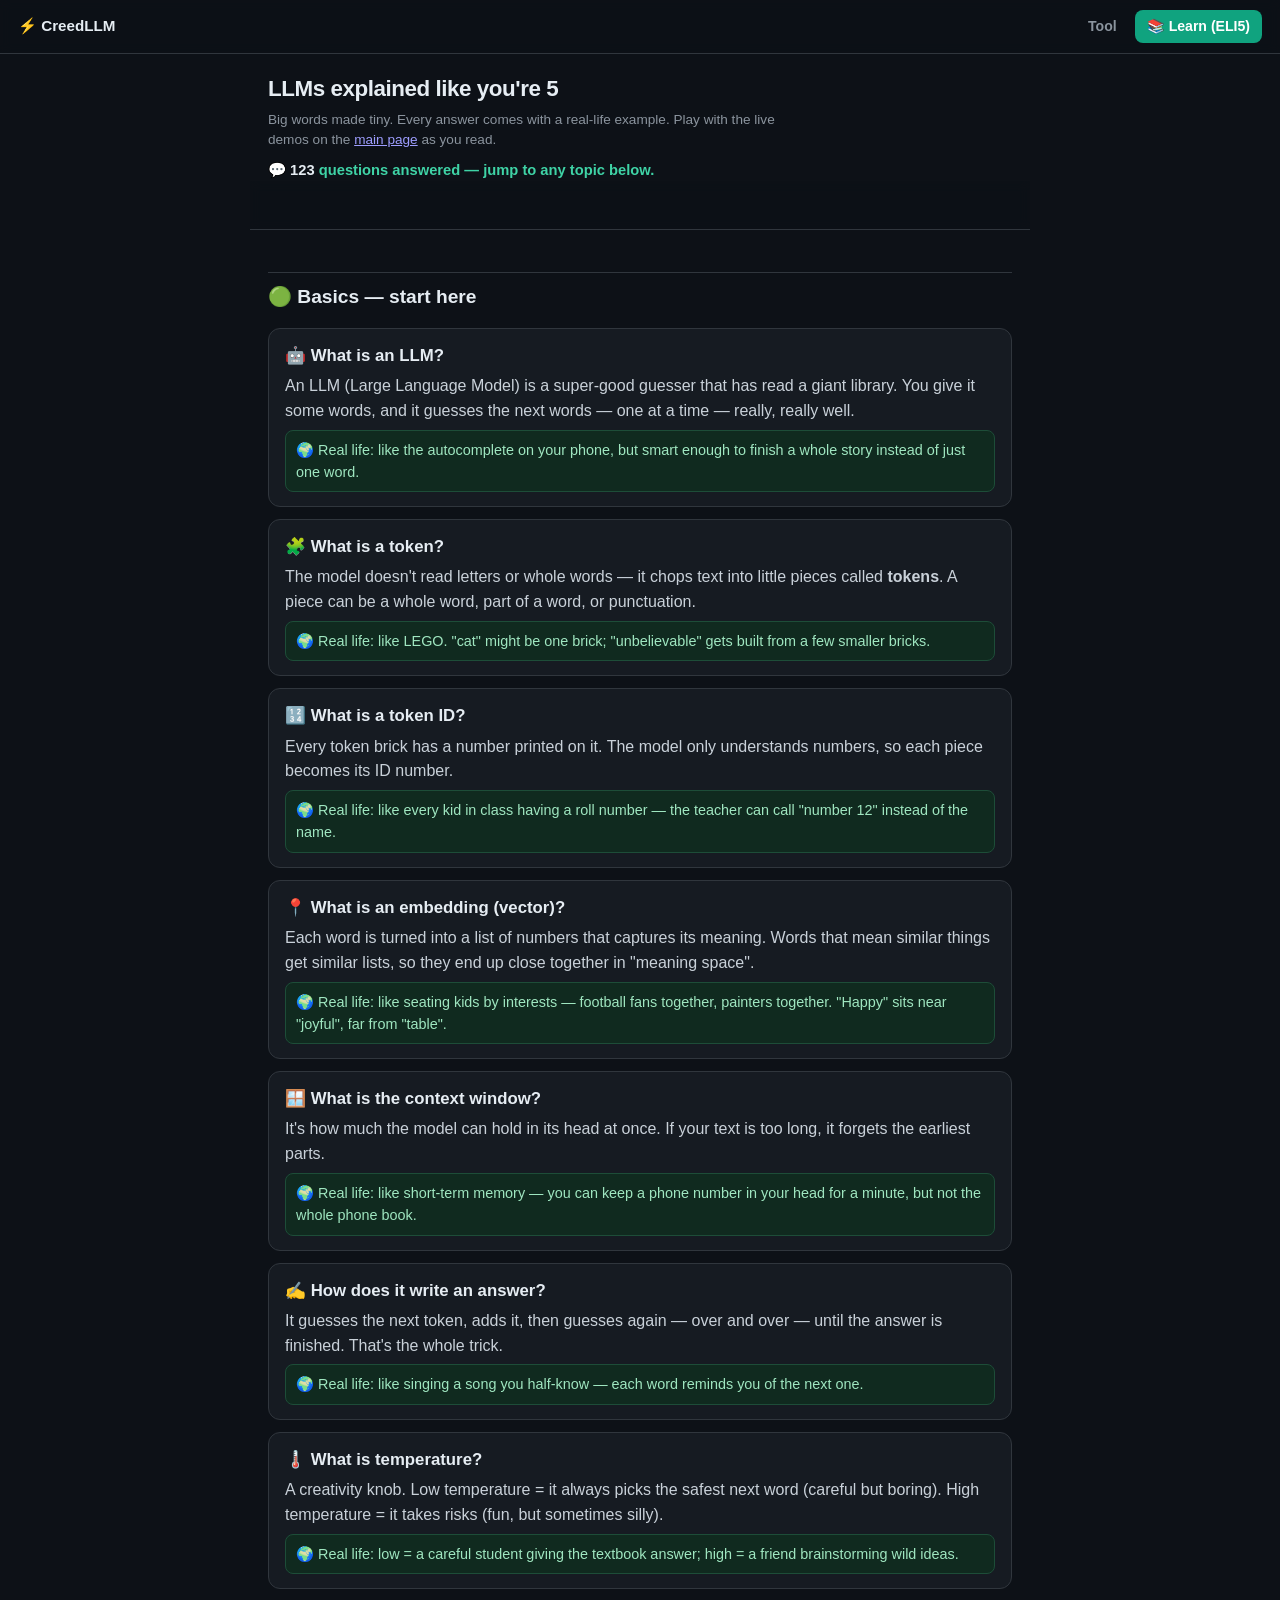
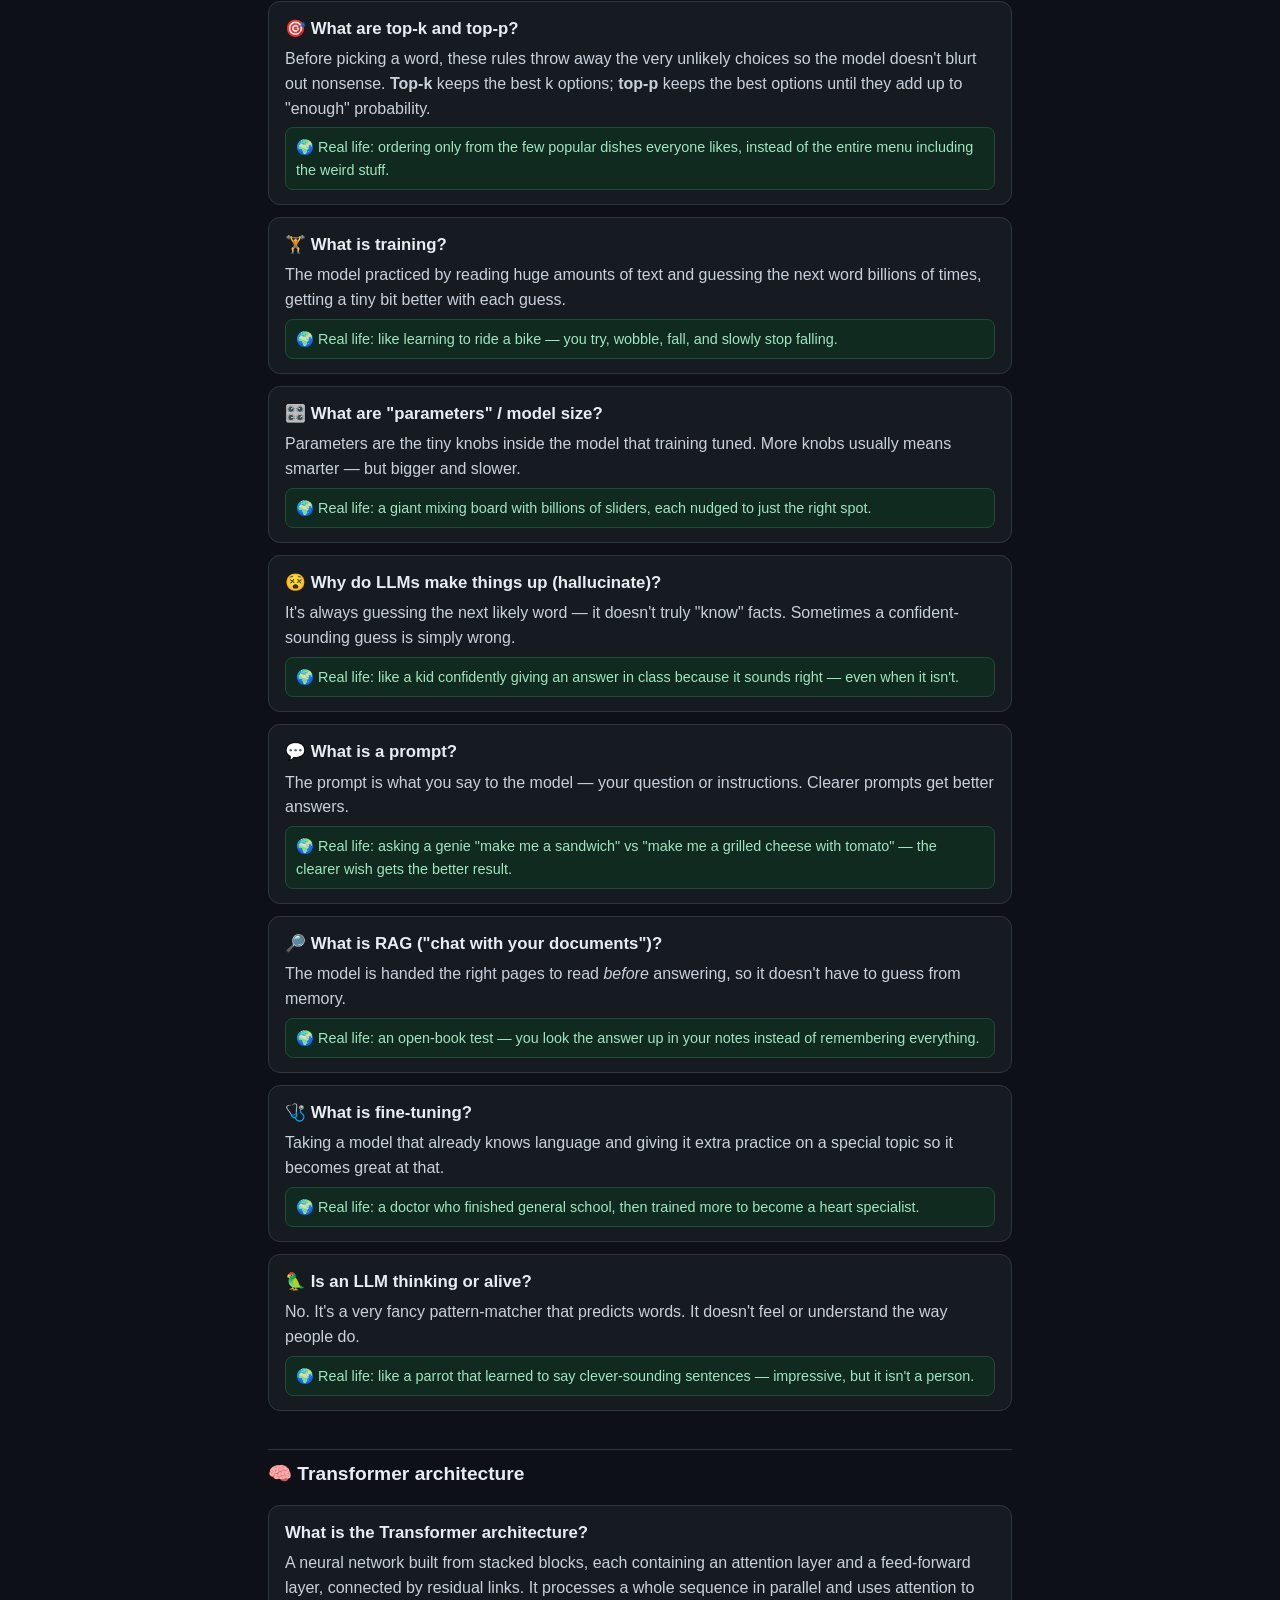
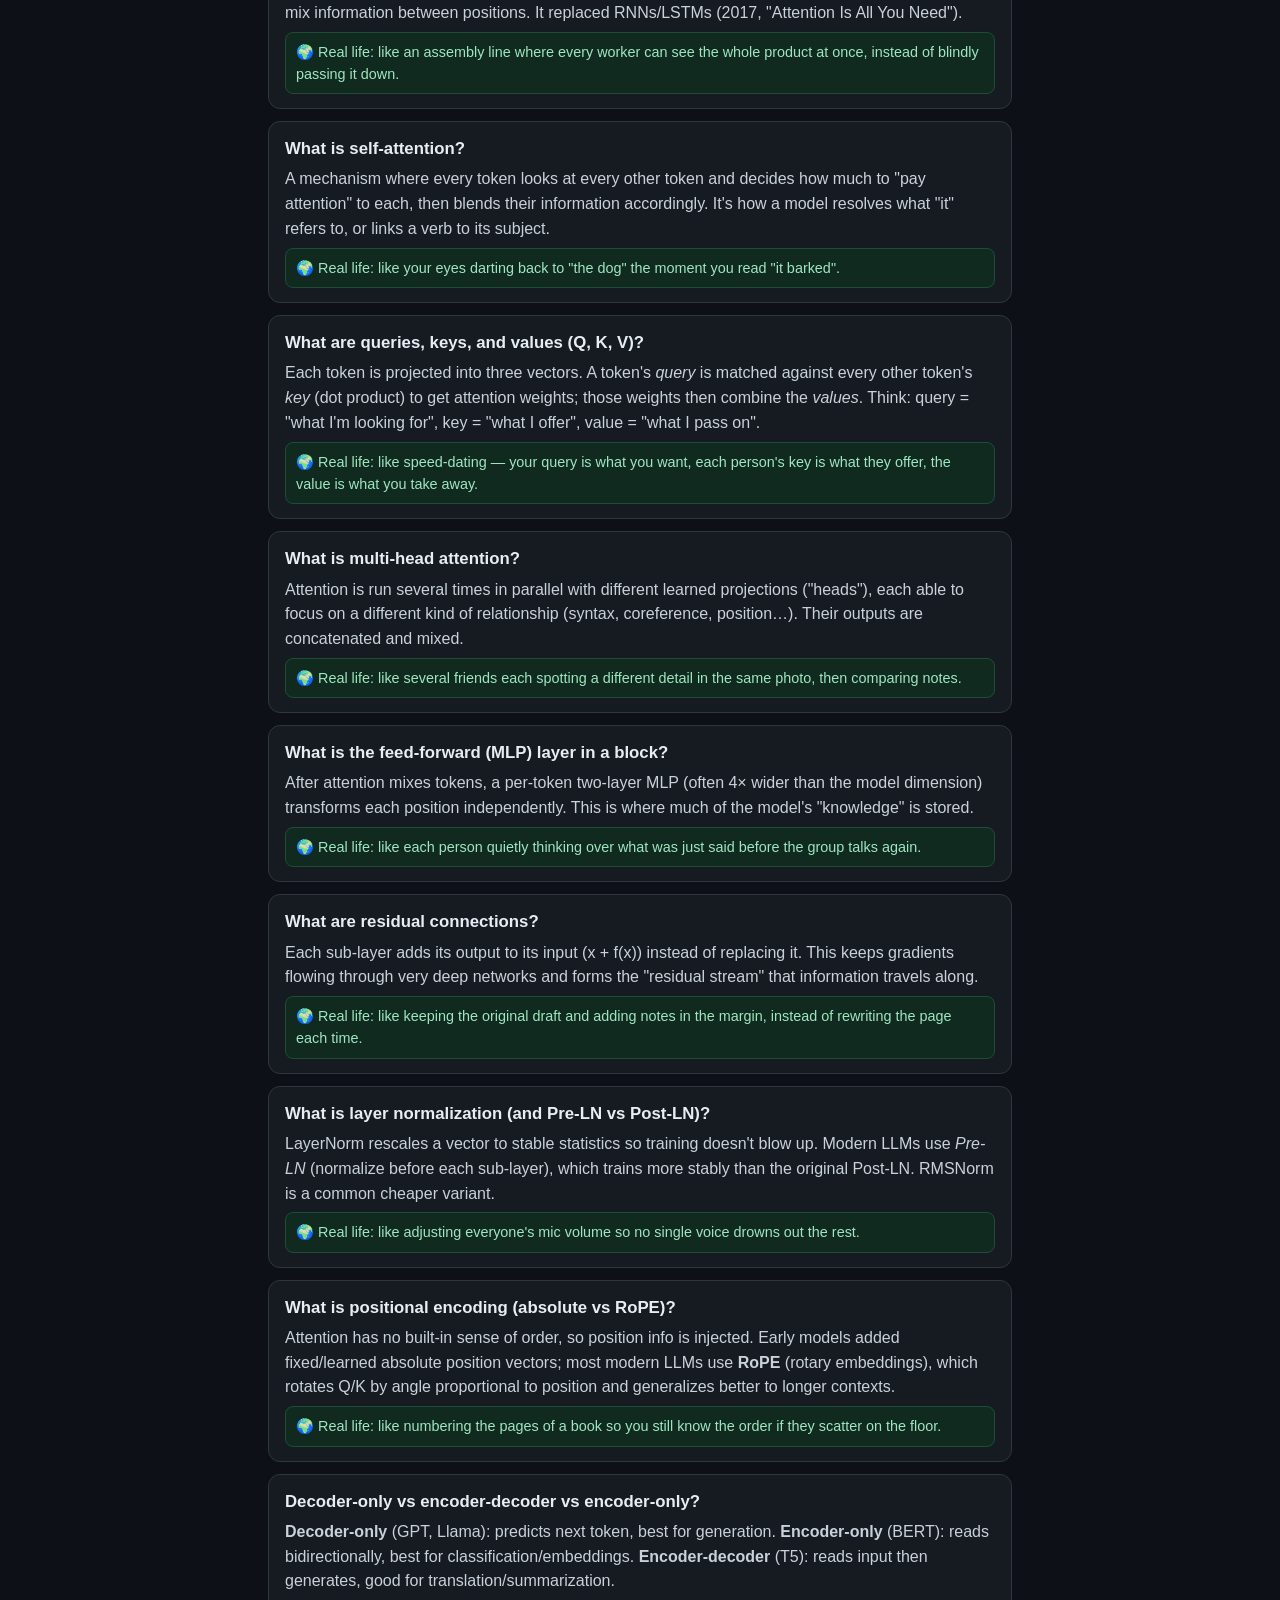
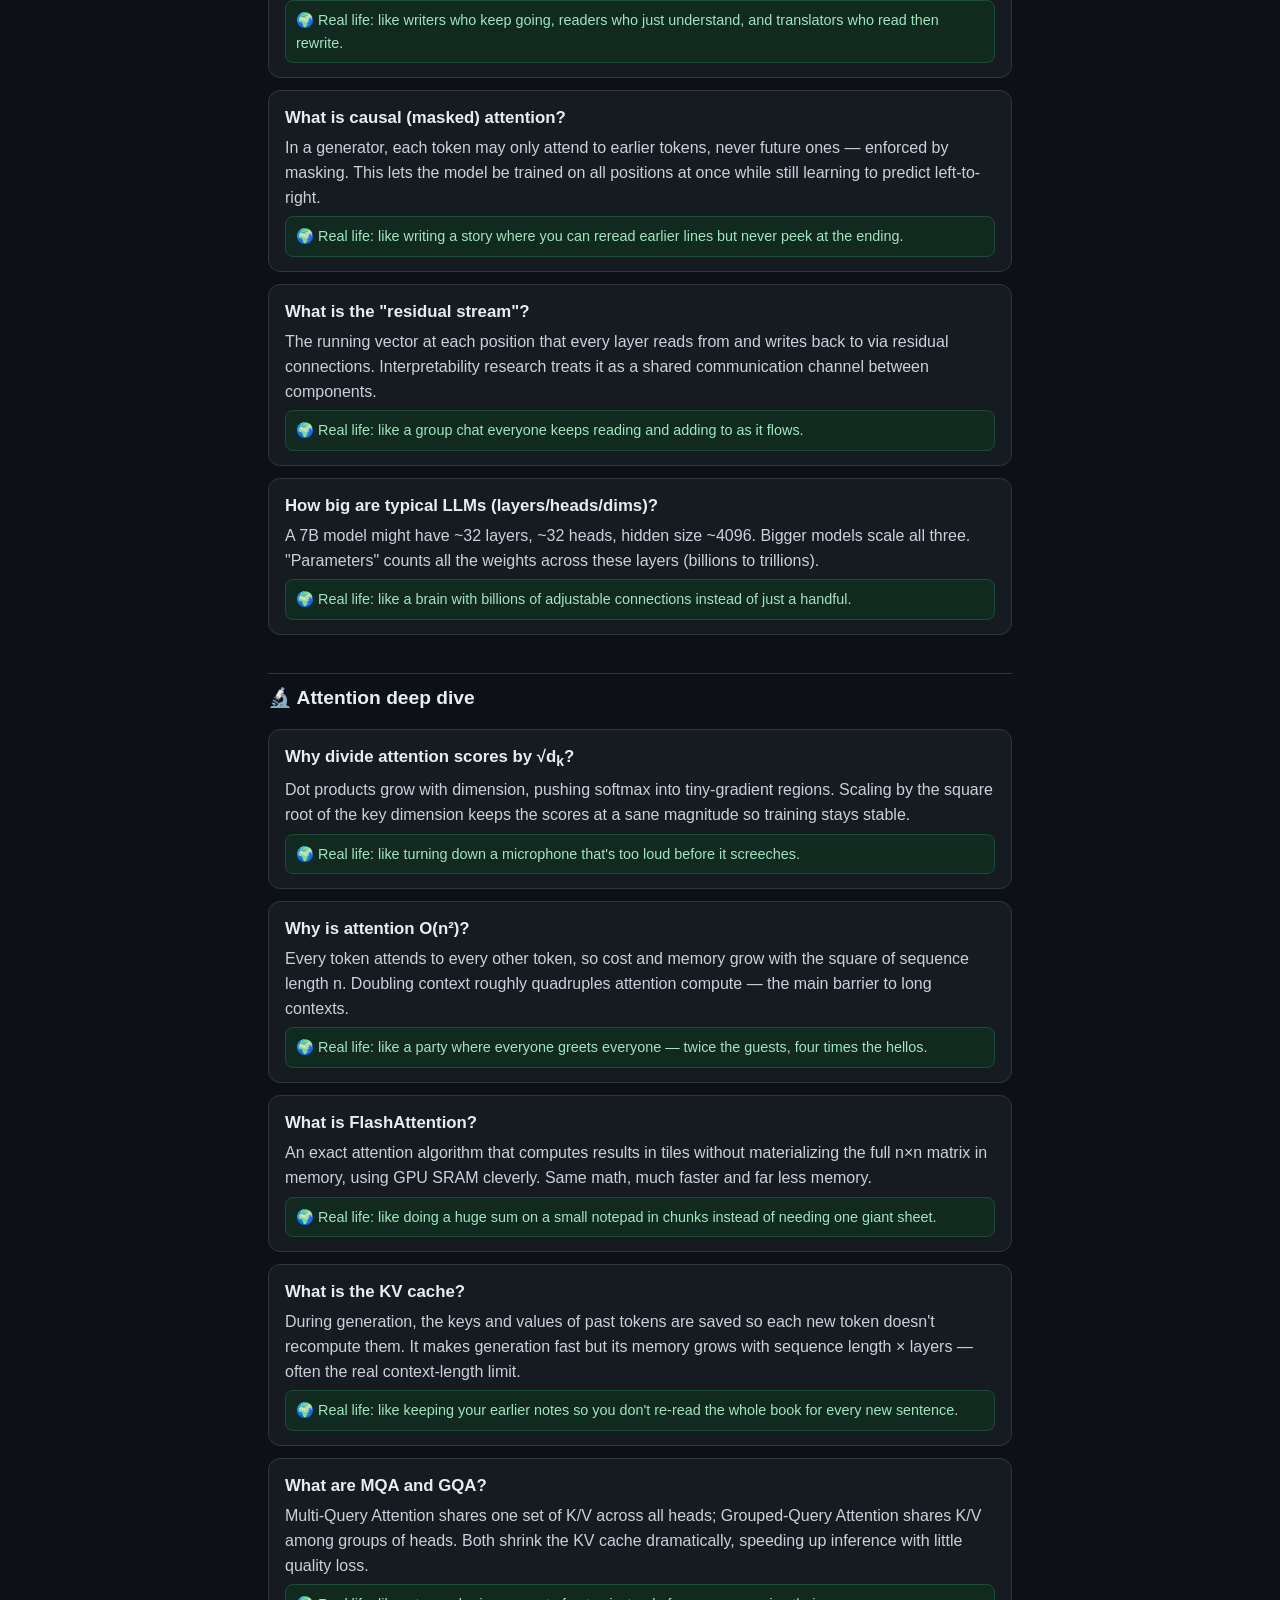
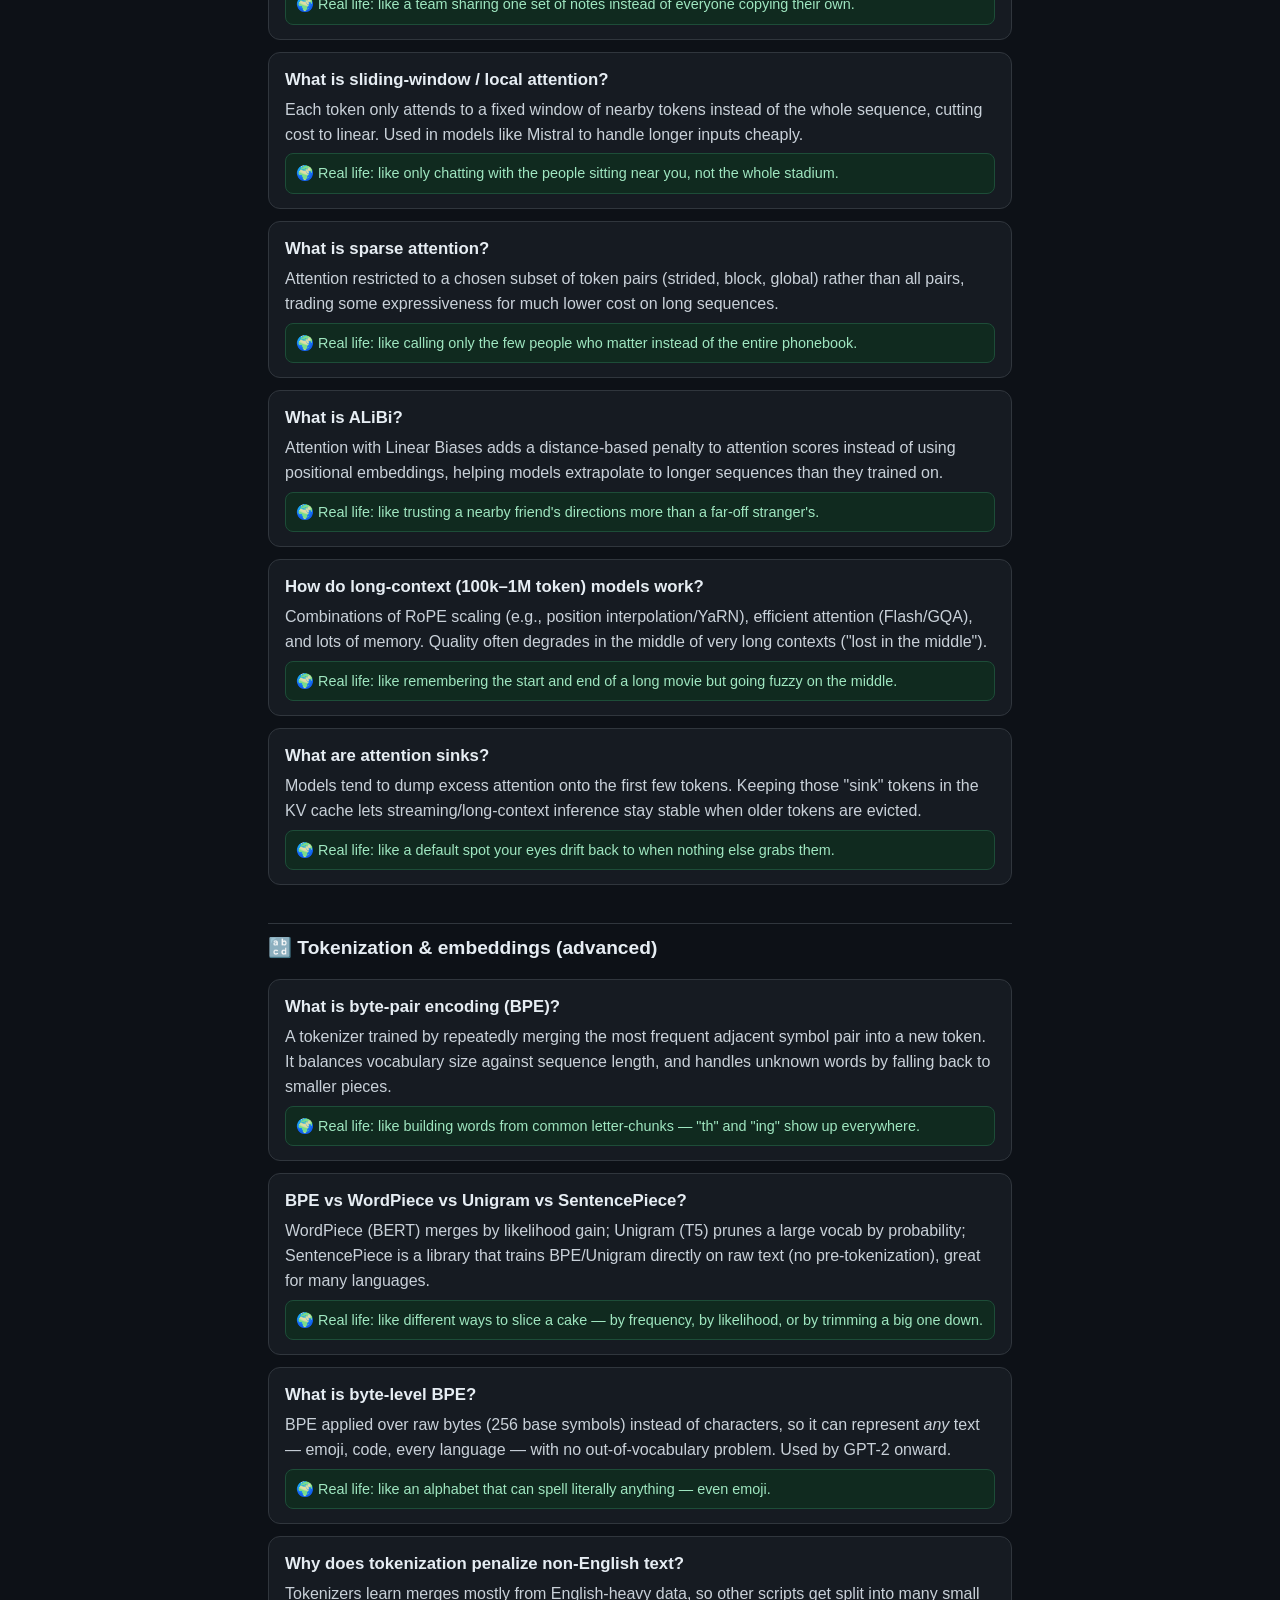
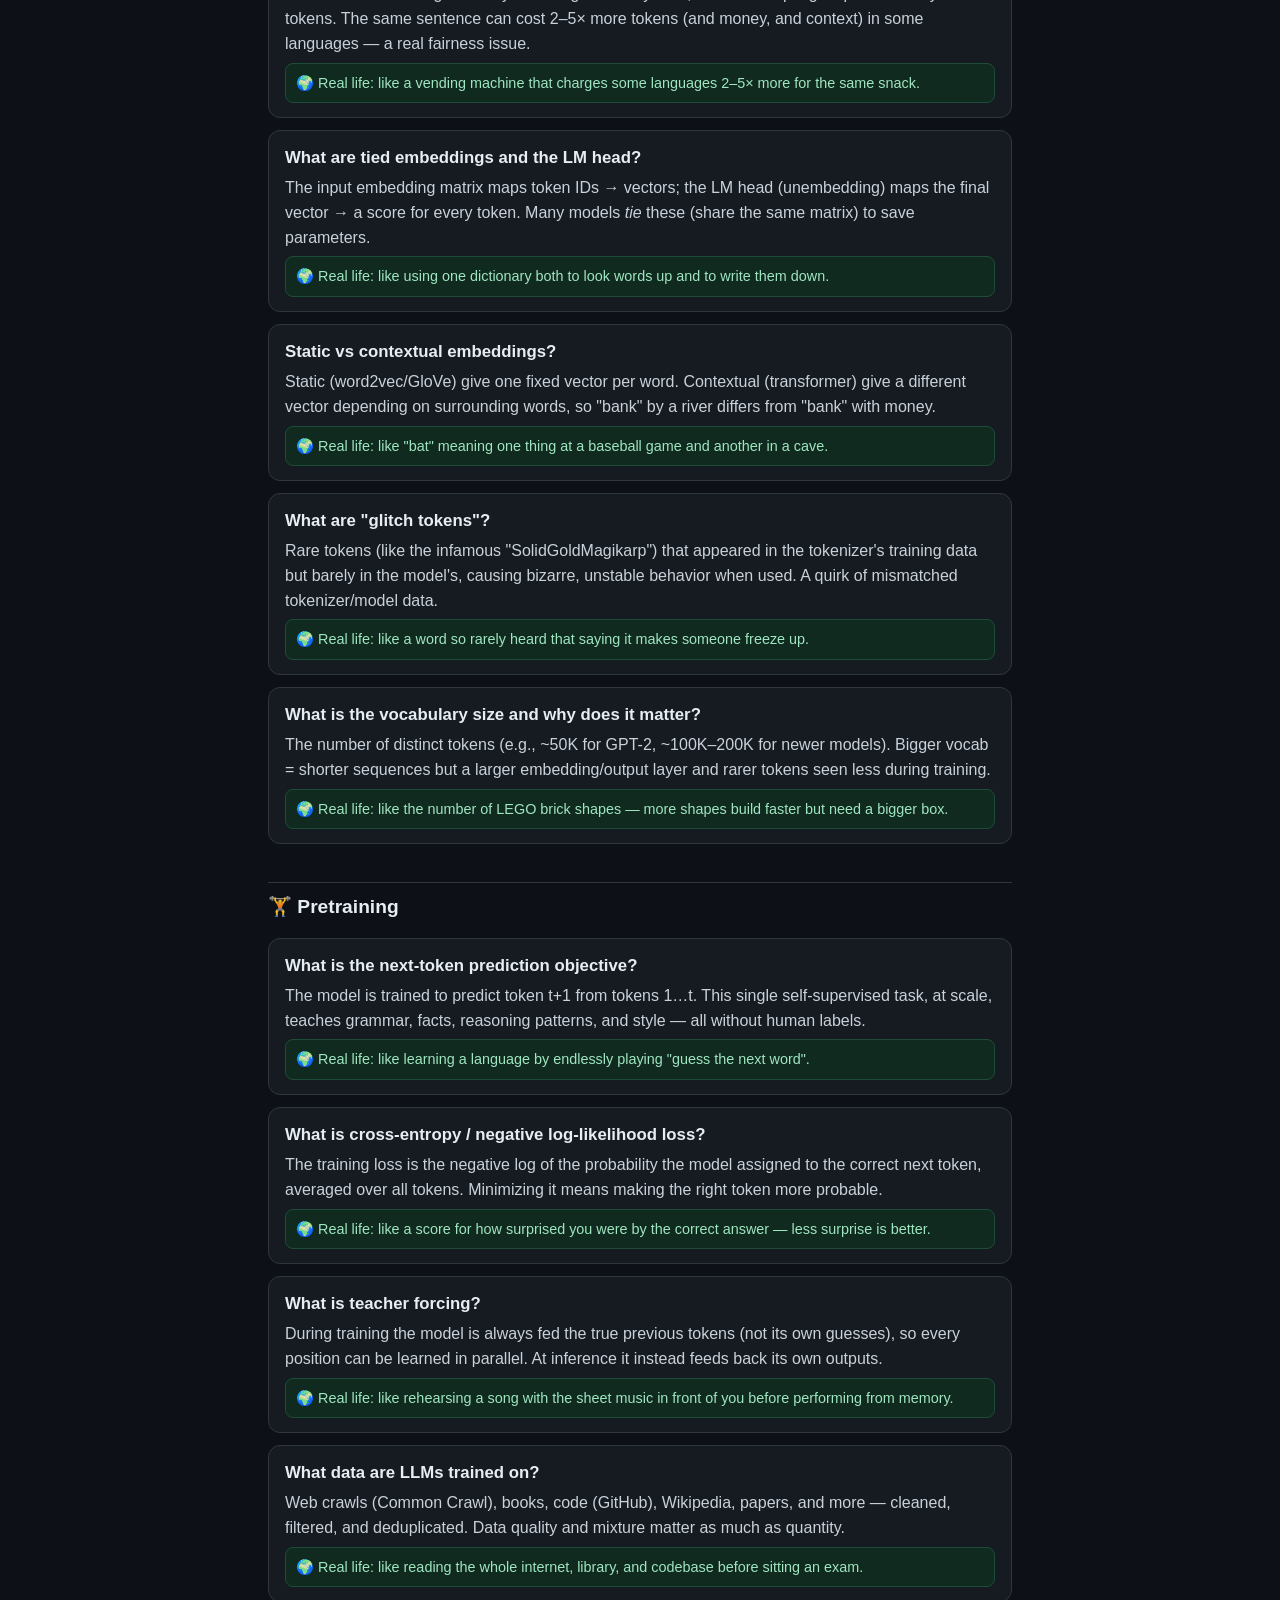
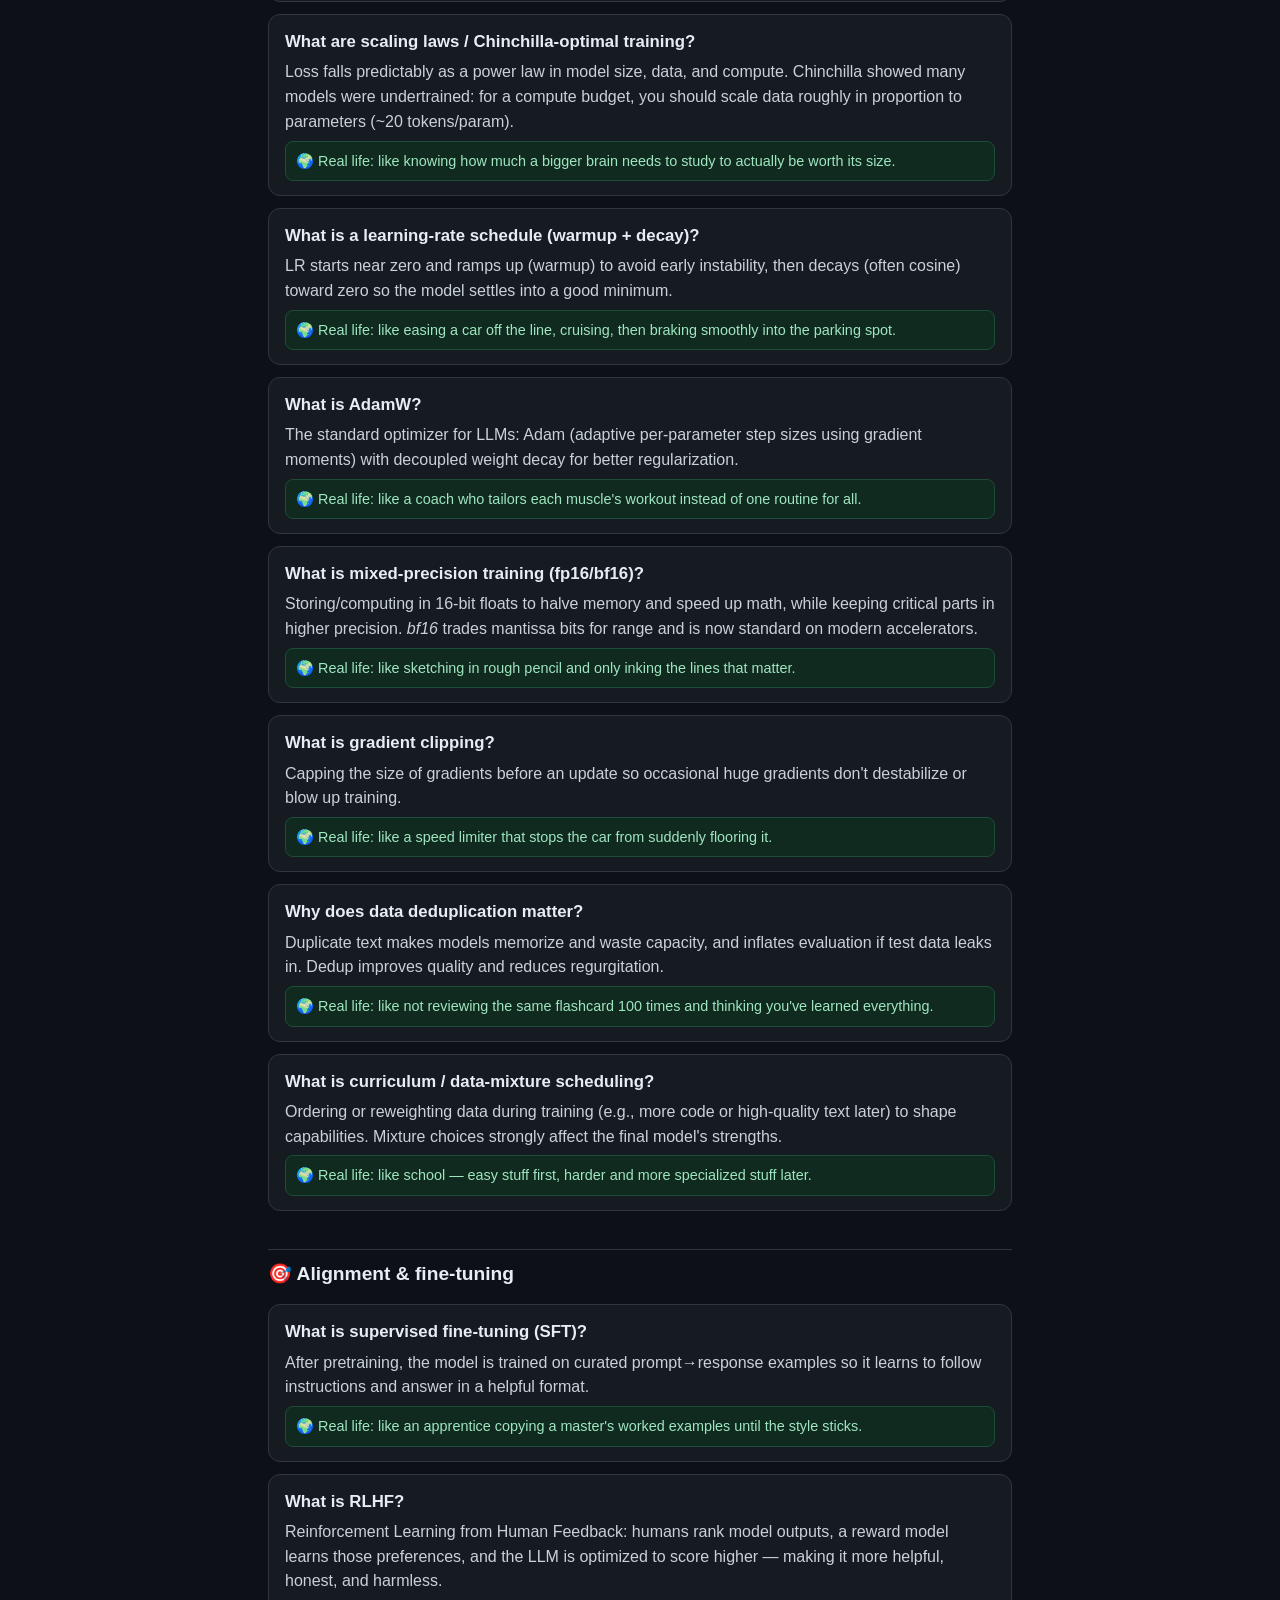
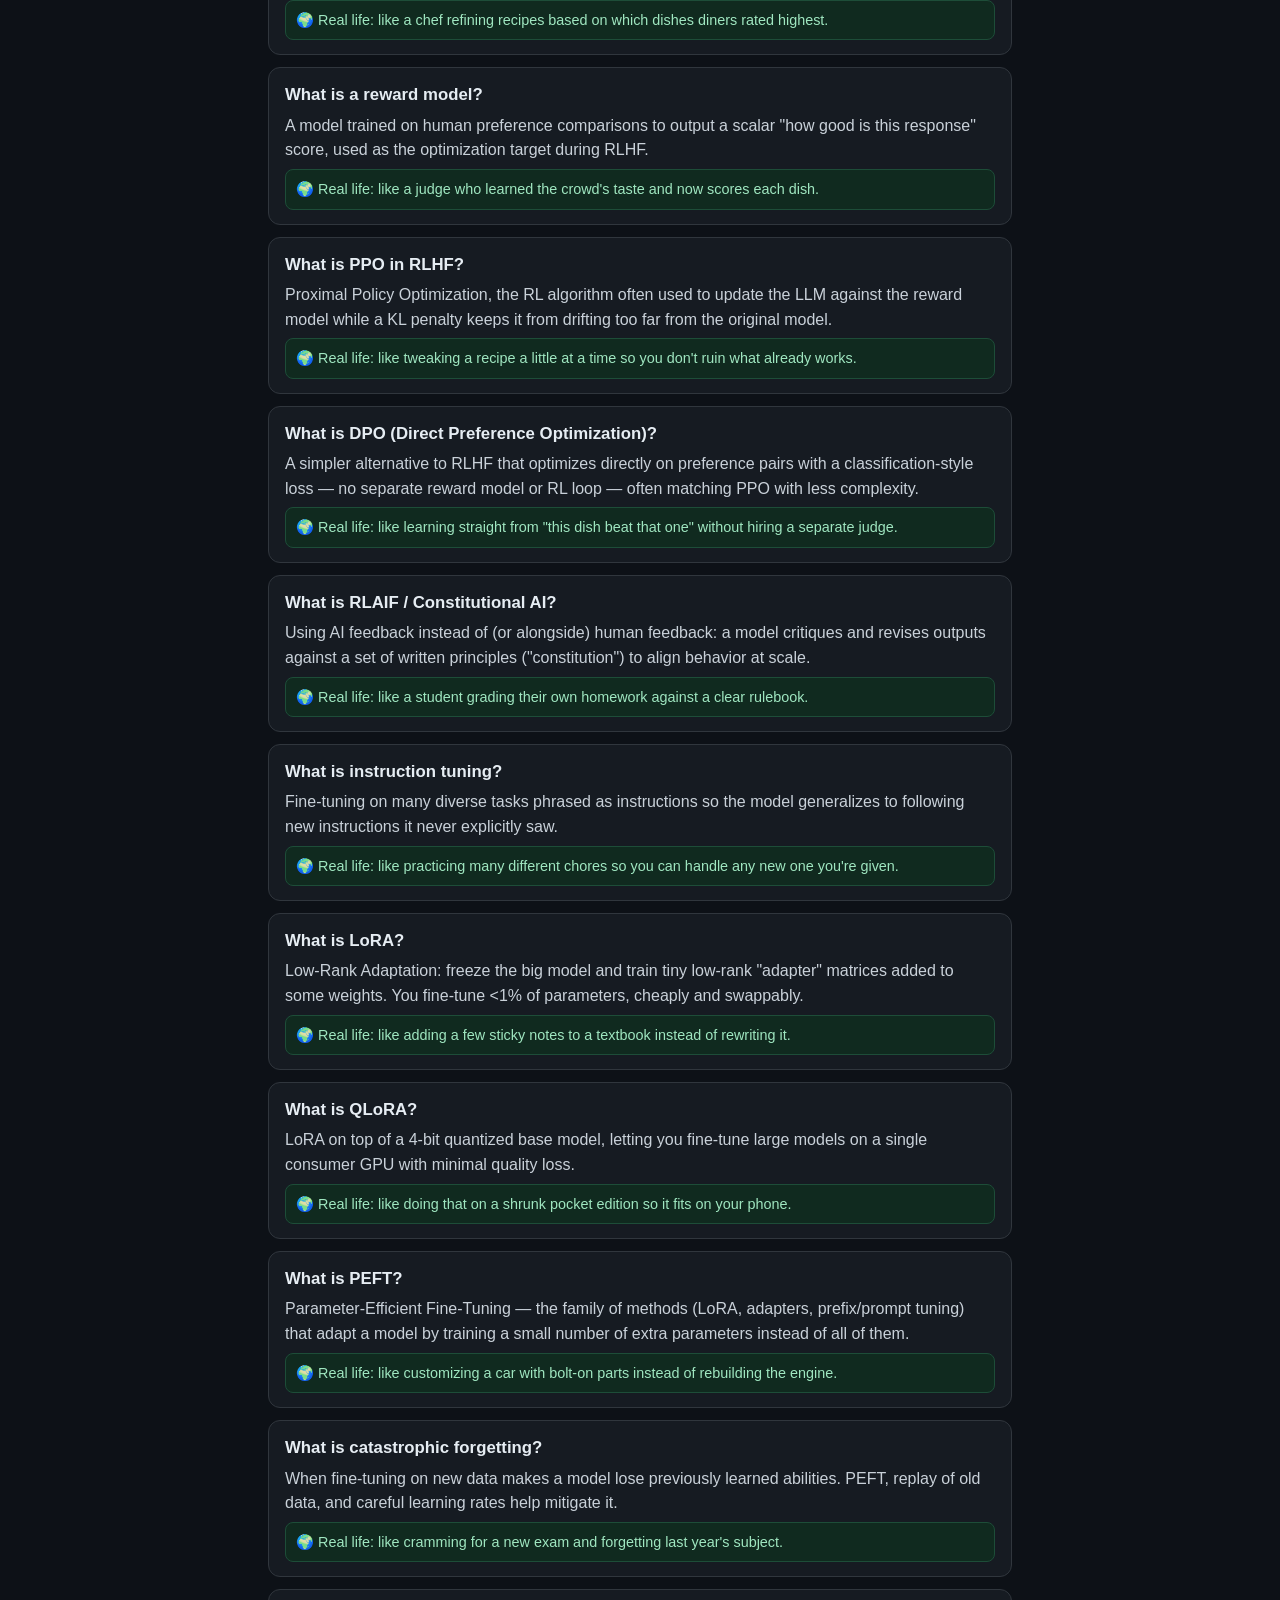
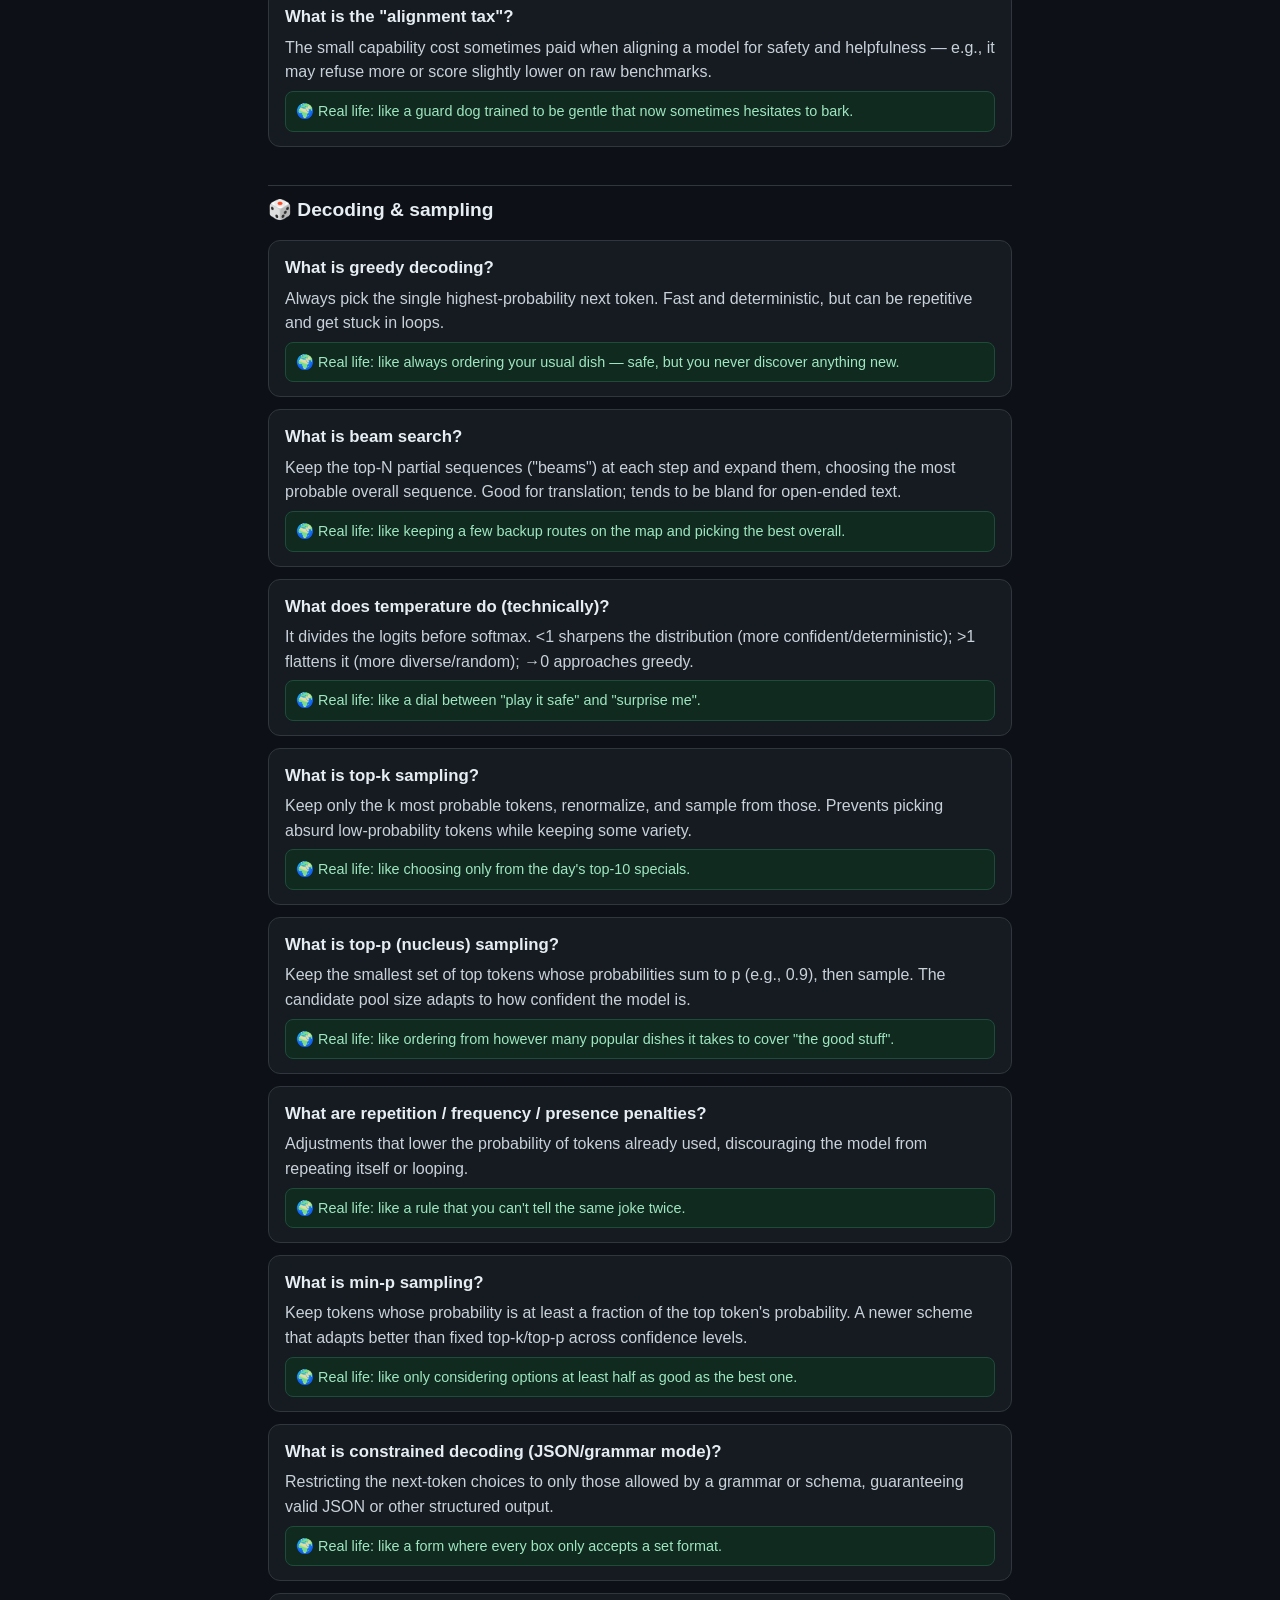
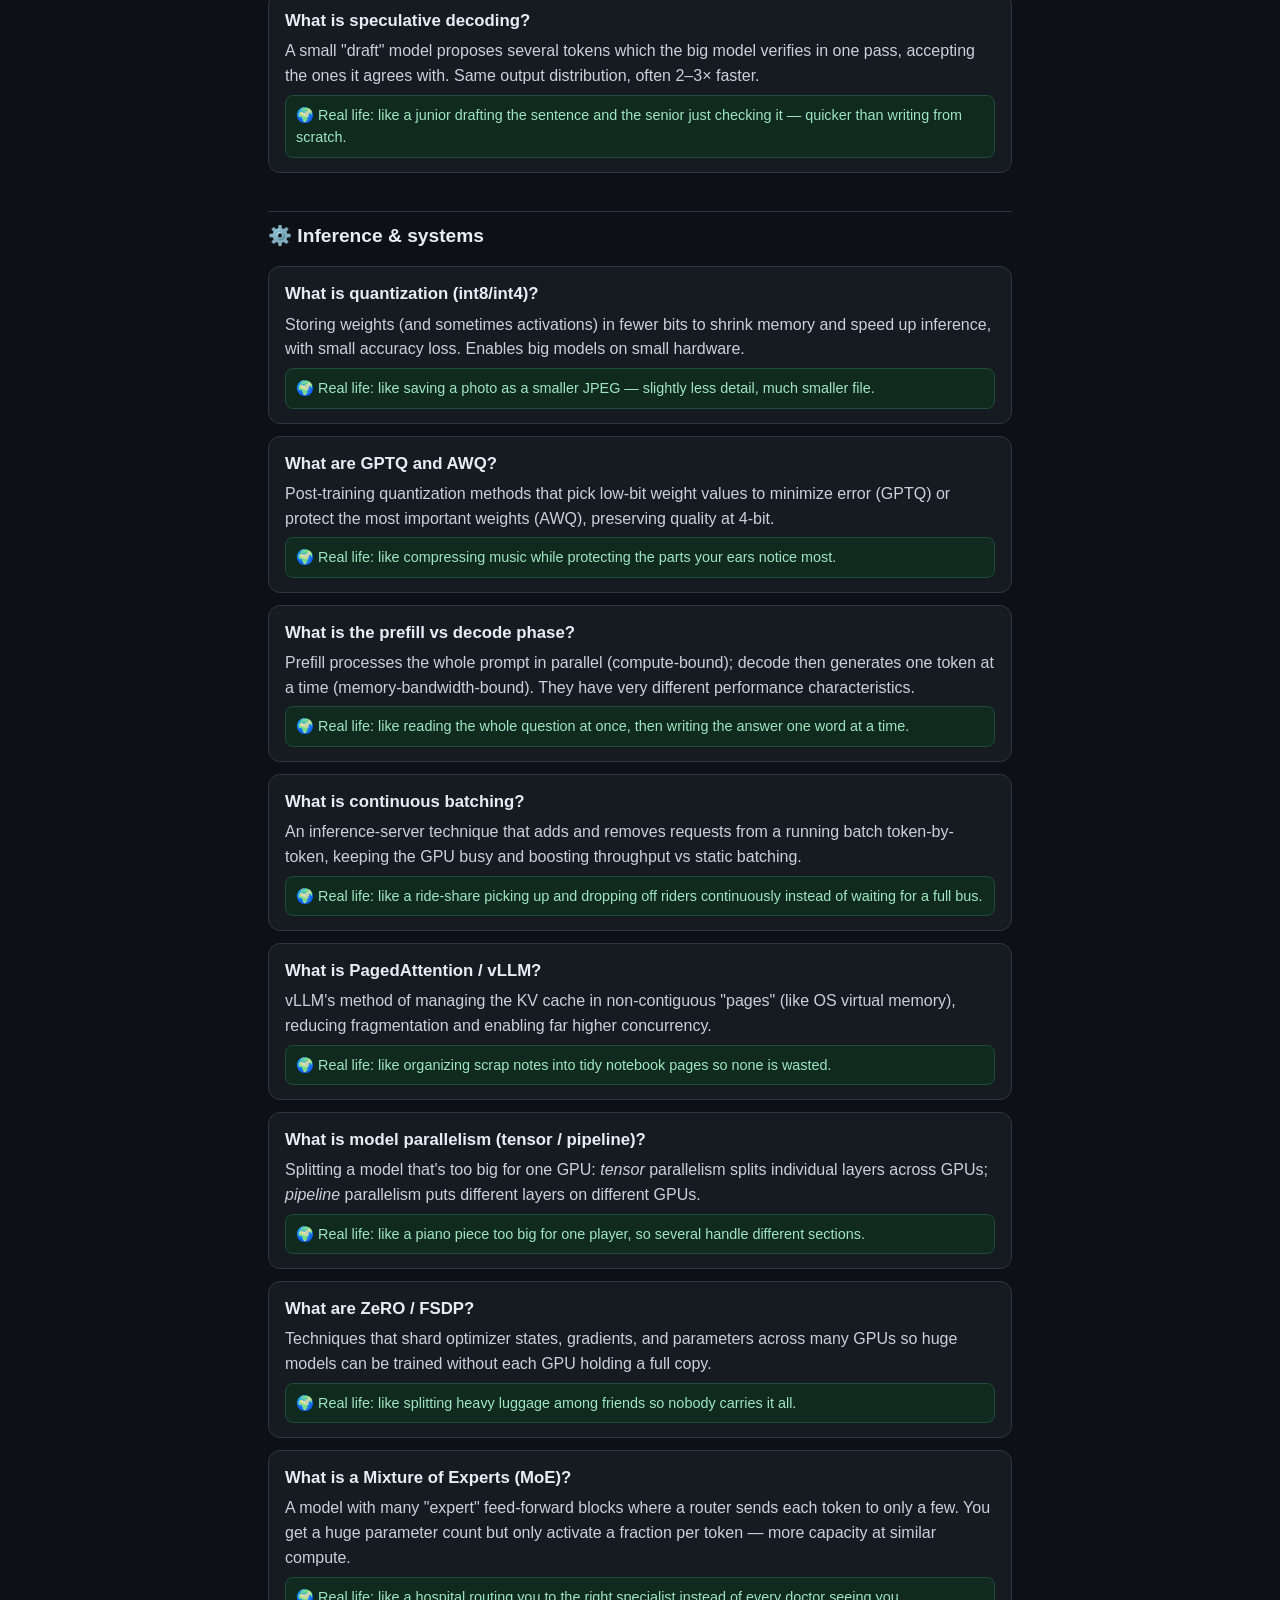
<file: learn.html>
<!DOCTYPE html>
<html lang="en">
<head>
  <meta charset="UTF-8" />
  <meta name="viewport" content="width=device-width, initial-scale=1.0" />
  <title>LLMs explained like you're 5 — CreedLLM</title>
  <meta name="description" content="Large Language Models (LLMs) explained in plain words, like you're five, with real-life examples: tokens, embeddings, context, temperature, top-k/top-p, training, hallucination, RAG, and more." />
  <link rel="stylesheet" href="style.css" />
</head>
<body>
  <nav class="topnav">
    <span class="nav-brand">⚡ CreedLLM</span>
    <div class="nav-links">
      <a href="index.html">Tool</a>
      <a href="learn.html" class="active">📚 Learn (ELI5)</a>
    </div>
  </nav>
  <main class="wrap">
    <header>
      <h1>LLMs explained like you're 5</h1>
      <p class="sub">
        Big words made tiny. Every answer comes with a real-life example. Play with
        the live demos on the <a href="index.html">main page</a> as you read.
      </p>
      <p class="qcount">💬 <strong id="qCount">0</strong> questions answered — jump to any topic below.</p>
    </header>

    <nav class="faq-toc">
      <strong>Jump to:</strong>
      <a href="#basics">Basics</a>
      <a href="#arch">Architecture</a>
      <a href="#attn">Attention</a>
      <a href="#tok">Tokenization</a>
      <a href="#pretrain">Pretraining</a>
      <a href="#align">Alignment &amp; fine-tuning</a>
      <a href="#decode">Decoding</a>
      <a href="#systems">Inference &amp; systems</a>
      <a href="#scaling">Scaling</a>
      <a href="#eval">Evaluation</a>
      <a href="#rag">RAG</a>
      <a href="#agents">Agents</a>
      <a href="#safety">Safety &amp; interpretability</a>
    </nav>

    <section class="faq">

      <h2 class="faq-cat" id="basics">🟢 Basics — start here</h2>

      <article class="faq-card">
        <h2>🤖 What is an LLM?</h2>
        <p>An LLM (Large Language Model) is a super-good guesser that has read a
        giant library. You give it some words, and it guesses the next words —
        one at a time — really, really well.</p>
        <p class="real">🌍 Real life: like the autocomplete on your phone, but smart
        enough to finish a whole story instead of just one word.</p>
      </article>

      <article class="faq-card">
        <h2>🧩 What is a token?</h2>
        <p>The model doesn't read letters or whole words — it chops text into little
        pieces called <strong>tokens</strong>. A piece can be a whole word, part of
        a word, or punctuation.</p>
        <p class="real">🌍 Real life: like LEGO. "cat" might be one brick;
        "unbelievable" gets built from a few smaller bricks.</p>
      </article>

      <article class="faq-card">
        <h2>🔢 What is a token ID?</h2>
        <p>Every token brick has a number printed on it. The model only understands
        numbers, so each piece becomes its ID number.</p>
        <p class="real">🌍 Real life: like every kid in class having a roll number —
        the teacher can call "number 12" instead of the name.</p>
      </article>

      <article class="faq-card">
        <h2>📍 What is an embedding (vector)?</h2>
        <p>Each word is turned into a list of numbers that captures its meaning.
        Words that mean similar things get similar lists, so they end up close
        together in "meaning space".</p>
        <p class="real">🌍 Real life: like seating kids by interests — football fans
        together, painters together. "Happy" sits near "joyful", far from "table".</p>
      </article>

      <article class="faq-card">
        <h2>🪟 What is the context window?</h2>
        <p>It's how much the model can hold in its head at once. If your text is too
        long, it forgets the earliest parts.</p>
        <p class="real">🌍 Real life: like short-term memory — you can keep a phone
        number in your head for a minute, but not the whole phone book.</p>
      </article>

      <article class="faq-card">
        <h2>✍️ How does it write an answer?</h2>
        <p>It guesses the next token, adds it, then guesses again — over and over —
        until the answer is finished. That's the whole trick.</p>
        <p class="real">🌍 Real life: like singing a song you half-know — each word
        reminds you of the next one.</p>
      </article>

      <article class="faq-card">
        <h2>🌡️ What is temperature?</h2>
        <p>A creativity knob. Low temperature = it always picks the safest next word
        (careful but boring). High temperature = it takes risks (fun, but sometimes
        silly).</p>
        <p class="real">🌍 Real life: low = a careful student giving the textbook
        answer; high = a friend brainstorming wild ideas.</p>
      </article>

      <article class="faq-card">
        <h2>🎯 What are top-k and top-p?</h2>
        <p>Before picking a word, these rules throw away the very unlikely choices so
        the model doesn't blurt out nonsense. <strong>Top-k</strong> keeps the best
        k options; <strong>top-p</strong> keeps the best options until they add up
        to "enough" probability.</p>
        <p class="real">🌍 Real life: ordering only from the few popular dishes
        everyone likes, instead of the entire menu including the weird stuff.</p>
      </article>

      <article class="faq-card">
        <h2>🏋️ What is training?</h2>
        <p>The model practiced by reading huge amounts of text and guessing the next
        word billions of times, getting a tiny bit better with each guess.</p>
        <p class="real">🌍 Real life: like learning to ride a bike — you try, wobble,
        fall, and slowly stop falling.</p>
      </article>

      <article class="faq-card">
        <h2>🎛️ What are "parameters" / model size?</h2>
        <p>Parameters are the tiny knobs inside the model that training tuned. More
        knobs usually means smarter — but bigger and slower.</p>
        <p class="real">🌍 Real life: a giant mixing board with billions of sliders,
        each nudged to just the right spot.</p>
      </article>

      <article class="faq-card">
        <h2>😵 Why do LLMs make things up (hallucinate)?</h2>
        <p>It's always guessing the next likely word — it doesn't truly "know" facts.
        Sometimes a confident-sounding guess is simply wrong.</p>
        <p class="real">🌍 Real life: like a kid confidently giving an answer in class
        because it sounds right — even when it isn't.</p>
      </article>

      <article class="faq-card">
        <h2>💬 What is a prompt?</h2>
        <p>The prompt is what you say to the model — your question or instructions.
        Clearer prompts get better answers.</p>
        <p class="real">🌍 Real life: asking a genie "make me a sandwich" vs "make me
        a grilled cheese with tomato" — the clearer wish gets the better result.</p>
      </article>

      <article class="faq-card">
        <h2>🔎 What is RAG ("chat with your documents")?</h2>
        <p>The model is handed the right pages to read <em>before</em> answering, so
        it doesn't have to guess from memory.</p>
        <p class="real">🌍 Real life: an open-book test — you look the answer up in
        your notes instead of remembering everything.</p>
      </article>

      <article class="faq-card">
        <h2>🩺 What is fine-tuning?</h2>
        <p>Taking a model that already knows language and giving it extra practice on
        a special topic so it becomes great at that.</p>
        <p class="real">🌍 Real life: a doctor who finished general school, then
        trained more to become a heart specialist.</p>
      </article>

      <article class="faq-card">
        <h2>🦜 Is an LLM thinking or alive?</h2>
        <p>No. It's a very fancy pattern-matcher that predicts words. It doesn't
        feel or understand the way people do.</p>
        <p class="real">🌍 Real life: like a parrot that learned to say clever-sounding
        sentences — impressive, but it isn't a person.</p>
      </article>

      <h2 class="faq-cat" id="arch">🧠 Transformer architecture</h2>

      <article class="faq-card"><h2>What is the Transformer architecture?</h2>
        <p>A neural network built from stacked blocks, each containing an attention
        layer and a feed-forward layer, connected by residual links. It processes a
        whole sequence in parallel and uses attention to mix information between
        positions. It replaced RNNs/LSTMs (2017, "Attention Is All You Need").</p>
        <p class="real">🌍 Real life: like an assembly line where every worker can see the whole product at once, instead of blindly passing it down.</p></article>

      <article class="faq-card"><h2>What is self-attention?</h2>
        <p>A mechanism where every token looks at every other token and decides how
        much to "pay attention" to each, then blends their information accordingly.
        It's how a model resolves what "it" refers to, or links a verb to its
        subject.</p>
        <p class="real">🌍 Real life: like your eyes darting back to "the dog" the moment you read "it barked".</p></article>

      <article class="faq-card"><h2>What are queries, keys, and values (Q, K, V)?</h2>
        <p>Each token is projected into three vectors. A token's <em>query</em> is
        matched against every other token's <em>key</em> (dot product) to get
        attention weights; those weights then combine the <em>values</em>. Think:
        query = "what I'm looking for", key = "what I offer", value = "what I pass
        on".</p>
        <p class="real">🌍 Real life: like speed-dating — your query is what you want, each person's key is what they offer, the value is what you take away.</p></article>

      <article class="faq-card"><h2>What is multi-head attention?</h2>
        <p>Attention is run several times in parallel with different learned
        projections ("heads"), each able to focus on a different kind of
        relationship (syntax, coreference, position…). Their outputs are
        concatenated and mixed.</p>
        <p class="real">🌍 Real life: like several friends each spotting a different detail in the same photo, then comparing notes.</p></article>

      <article class="faq-card"><h2>What is the feed-forward (MLP) layer in a block?</h2>
        <p>After attention mixes tokens, a per-token two-layer MLP (often 4× wider
        than the model dimension) transforms each position independently. This is
        where much of the model's "knowledge" is stored.</p>
        <p class="real">🌍 Real life: like each person quietly thinking over what was just said before the group talks again.</p></article>

      <article class="faq-card"><h2>What are residual connections?</h2>
        <p>Each sub-layer adds its output to its input (x + f(x)) instead of
        replacing it. This keeps gradients flowing through very deep networks and
        forms the "residual stream" that information travels along.</p>
        <p class="real">🌍 Real life: like keeping the original draft and adding notes in the margin, instead of rewriting the page each time.</p></article>

      <article class="faq-card"><h2>What is layer normalization (and Pre-LN vs Post-LN)?</h2>
        <p>LayerNorm rescales a vector to stable statistics so training doesn't blow
        up. Modern LLMs use <em>Pre-LN</em> (normalize before each sub-layer), which
        trains more stably than the original Post-LN. RMSNorm is a common cheaper
        variant.</p>
        <p class="real">🌍 Real life: like adjusting everyone's mic volume so no single voice drowns out the rest.</p></article>

      <article class="faq-card"><h2>What is positional encoding (absolute vs RoPE)?</h2>
        <p>Attention has no built-in sense of order, so position info is injected.
        Early models added fixed/learned absolute position vectors; most modern LLMs
        use <strong>RoPE</strong> (rotary embeddings), which rotates Q/K by angle
        proportional to position and generalizes better to longer contexts.</p>
        <p class="real">🌍 Real life: like numbering the pages of a book so you still know the order if they scatter on the floor.</p></article>

      <article class="faq-card"><h2>Decoder-only vs encoder-decoder vs encoder-only?</h2>
        <p><strong>Decoder-only</strong> (GPT, Llama): predicts next token, best for
        generation. <strong>Encoder-only</strong> (BERT): reads bidirectionally,
        best for classification/embeddings. <strong>Encoder-decoder</strong> (T5):
        reads input then generates, good for translation/summarization.</p>
        <p class="real">🌍 Real life: like writers who keep going, readers who just understand, and translators who read then rewrite.</p></article>

      <article class="faq-card"><h2>What is causal (masked) attention?</h2>
        <p>In a generator, each token may only attend to earlier tokens, never future
        ones — enforced by masking. This lets the model be trained on all positions
        at once while still learning to predict left-to-right.</p>
        <p class="real">🌍 Real life: like writing a story where you can reread earlier lines but never peek at the ending.</p></article>

      <article class="faq-card"><h2>What is the "residual stream"?</h2>
        <p>The running vector at each position that every layer reads from and writes
        back to via residual connections. Interpretability research treats it as a
        shared communication channel between components.</p>
        <p class="real">🌍 Real life: like a group chat everyone keeps reading and adding to as it flows.</p></article>

      <article class="faq-card"><h2>How big are typical LLMs (layers/heads/dims)?</h2>
        <p>A 7B model might have ~32 layers, ~32 heads, hidden size ~4096. Bigger
        models scale all three. "Parameters" counts all the weights across these
        layers (billions to trillions).</p>
        <p class="real">🌍 Real life: like a brain with billions of adjustable connections instead of just a handful.</p></article>

      <h2 class="faq-cat" id="attn">🔬 Attention deep dive</h2>

      <article class="faq-card"><h2>Why divide attention scores by √d<sub>k</sub>?</h2>
        <p>Dot products grow with dimension, pushing softmax into tiny-gradient
        regions. Scaling by the square root of the key dimension keeps the scores at
        a sane magnitude so training stays stable.</p>
        <p class="real">🌍 Real life: like turning down a microphone that's too loud before it screeches.</p></article>

      <article class="faq-card"><h2>Why is attention O(n²)?</h2>
        <p>Every token attends to every other token, so cost and memory grow with the
        square of sequence length n. Doubling context roughly quadruples attention
        compute — the main barrier to long contexts.</p>
        <p class="real">🌍 Real life: like a party where everyone greets everyone — twice the guests, four times the hellos.</p></article>

      <article class="faq-card"><h2>What is FlashAttention?</h2>
        <p>An exact attention algorithm that computes results in tiles without
        materializing the full n×n matrix in memory, using GPU SRAM cleverly. Same
        math, much faster and far less memory.</p>
        <p class="real">🌍 Real life: like doing a huge sum on a small notepad in chunks instead of needing one giant sheet.</p></article>

      <article class="faq-card"><h2>What is the KV cache?</h2>
        <p>During generation, the keys and values of past tokens are saved so each
        new token doesn't recompute them. It makes generation fast but its memory
        grows with sequence length × layers — often the real context-length limit.</p>
        <p class="real">🌍 Real life: like keeping your earlier notes so you don't re-read the whole book for every new sentence.</p></article>

      <article class="faq-card"><h2>What are MQA and GQA?</h2>
        <p>Multi-Query Attention shares one set of K/V across all heads;
        Grouped-Query Attention shares K/V among groups of heads. Both shrink the KV
        cache dramatically, speeding up inference with little quality loss.</p>
        <p class="real">🌍 Real life: like a team sharing one set of notes instead of everyone copying their own.</p></article>

      <article class="faq-card"><h2>What is sliding-window / local attention?</h2>
        <p>Each token only attends to a fixed window of nearby tokens instead of the
        whole sequence, cutting cost to linear. Used in models like Mistral to handle
        longer inputs cheaply.</p>
        <p class="real">🌍 Real life: like only chatting with the people sitting near you, not the whole stadium.</p></article>

      <article class="faq-card"><h2>What is sparse attention?</h2>
        <p>Attention restricted to a chosen subset of token pairs (strided, block,
        global) rather than all pairs, trading some expressiveness for much lower
        cost on long sequences.</p>
        <p class="real">🌍 Real life: like calling only the few people who matter instead of the entire phonebook.</p></article>

      <article class="faq-card"><h2>What is ALiBi?</h2>
        <p>Attention with Linear Biases adds a distance-based penalty to attention
        scores instead of using positional embeddings, helping models extrapolate to
        longer sequences than they trained on.</p>
        <p class="real">🌍 Real life: like trusting a nearby friend's directions more than a far-off stranger's.</p></article>

      <article class="faq-card"><h2>How do long-context (100k–1M token) models work?</h2>
        <p>Combinations of RoPE scaling (e.g., position interpolation/YaRN), efficient
        attention (Flash/GQA), and lots of memory. Quality often degrades in the
        middle of very long contexts ("lost in the middle").</p>
        <p class="real">🌍 Real life: like remembering the start and end of a long movie but going fuzzy on the middle.</p></article>

      <article class="faq-card"><h2>What are attention sinks?</h2>
        <p>Models tend to dump excess attention onto the first few tokens. Keeping
        those "sink" tokens in the KV cache lets streaming/long-context inference stay
        stable when older tokens are evicted.</p>
        <p class="real">🌍 Real life: like a default spot your eyes drift back to when nothing else grabs them.</p></article>

      <h2 class="faq-cat" id="tok">🔡 Tokenization &amp; embeddings (advanced)</h2>

      <article class="faq-card"><h2>What is byte-pair encoding (BPE)?</h2>
        <p>A tokenizer trained by repeatedly merging the most frequent adjacent
        symbol pair into a new token. It balances vocabulary size against sequence
        length, and handles unknown words by falling back to smaller pieces.</p>
        <p class="real">🌍 Real life: like building words from common letter-chunks — "th" and "ing" show up everywhere.</p></article>

      <article class="faq-card"><h2>BPE vs WordPiece vs Unigram vs SentencePiece?</h2>
        <p>WordPiece (BERT) merges by likelihood gain; Unigram (T5) prunes a large
        vocab by probability; SentencePiece is a library that trains BPE/Unigram
        directly on raw text (no pre-tokenization), great for many languages.</p>
        <p class="real">🌍 Real life: like different ways to slice a cake — by frequency, by likelihood, or by trimming a big one down.</p></article>

      <article class="faq-card"><h2>What is byte-level BPE?</h2>
        <p>BPE applied over raw bytes (256 base symbols) instead of characters, so it
        can represent <em>any</em> text — emoji, code, every language — with no
        out-of-vocabulary problem. Used by GPT-2 onward.</p>
        <p class="real">🌍 Real life: like an alphabet that can spell literally anything — even emoji.</p></article>

      <article class="faq-card"><h2>Why does tokenization penalize non-English text?</h2>
        <p>Tokenizers learn merges mostly from English-heavy data, so other scripts
        get split into many small tokens. The same sentence can cost 2–5× more tokens
        (and money, and context) in some languages — a real fairness issue.</p>
        <p class="real">🌍 Real life: like a vending machine that charges some languages 2–5× more for the same snack.</p></article>

      <article class="faq-card"><h2>What are tied embeddings and the LM head?</h2>
        <p>The input embedding matrix maps token IDs → vectors; the LM head
        (unembedding) maps the final vector → a score for every token. Many models
        <em>tie</em> these (share the same matrix) to save parameters.</p>
        <p class="real">🌍 Real life: like using one dictionary both to look words up and to write them down.</p></article>

      <article class="faq-card"><h2>Static vs contextual embeddings?</h2>
        <p>Static (word2vec/GloVe) give one fixed vector per word. Contextual
        (transformer) give a different vector depending on surrounding words, so
        "bank" by a river differs from "bank" with money.</p>
        <p class="real">🌍 Real life: like "bat" meaning one thing at a baseball game and another in a cave.</p></article>

      <article class="faq-card"><h2>What are "glitch tokens"?</h2>
        <p>Rare tokens (like the infamous "SolidGoldMagikarp") that appeared in the
        tokenizer's training data but barely in the model's, causing bizarre,
        unstable behavior when used. A quirk of mismatched tokenizer/model data.</p>
        <p class="real">🌍 Real life: like a word so rarely heard that saying it makes someone freeze up.</p></article>

      <article class="faq-card"><h2>What is the vocabulary size and why does it matter?</h2>
        <p>The number of distinct tokens (e.g., ~50K for GPT-2, ~100K–200K for newer
        models). Bigger vocab = shorter sequences but a larger embedding/output layer
        and rarer tokens seen less during training.</p>
        <p class="real">🌍 Real life: like the number of LEGO brick shapes — more shapes build faster but need a bigger box.</p></article>

      <h2 class="faq-cat" id="pretrain">🏋️ Pretraining</h2>

      <article class="faq-card"><h2>What is the next-token prediction objective?</h2>
        <p>The model is trained to predict token t+1 from tokens 1…t. This single
        self-supervised task, at scale, teaches grammar, facts, reasoning patterns,
        and style — all without human labels.</p>
        <p class="real">🌍 Real life: like learning a language by endlessly playing "guess the next word".</p></article>

      <article class="faq-card"><h2>What is cross-entropy / negative log-likelihood loss?</h2>
        <p>The training loss is the negative log of the probability the model assigned
        to the correct next token, averaged over all tokens. Minimizing it means
        making the right token more probable.</p>
        <p class="real">🌍 Real life: like a score for how surprised you were by the correct answer — less surprise is better.</p></article>

      <article class="faq-card"><h2>What is teacher forcing?</h2>
        <p>During training the model is always fed the true previous tokens (not its
        own guesses), so every position can be learned in parallel. At inference it
        instead feeds back its own outputs.</p>
        <p class="real">🌍 Real life: like rehearsing a song with the sheet music in front of you before performing from memory.</p></article>

      <article class="faq-card"><h2>What data are LLMs trained on?</h2>
        <p>Web crawls (Common Crawl), books, code (GitHub), Wikipedia, papers, and
        more — cleaned, filtered, and deduplicated. Data quality and mixture matter
        as much as quantity.</p>
        <p class="real">🌍 Real life: like reading the whole internet, library, and codebase before sitting an exam.</p></article>

      <article class="faq-card"><h2>What are scaling laws / Chinchilla-optimal training?</h2>
        <p>Loss falls predictably as a power law in model size, data, and compute.
        Chinchilla showed many models were undertrained: for a compute budget, you
        should scale data roughly in proportion to parameters (~20 tokens/param).</p>
        <p class="real">🌍 Real life: like knowing how much a bigger brain needs to study to actually be worth its size.</p></article>

      <article class="faq-card"><h2>What is a learning-rate schedule (warmup + decay)?</h2>
        <p>LR starts near zero and ramps up (warmup) to avoid early instability, then
        decays (often cosine) toward zero so the model settles into a good minimum.</p>
        <p class="real">🌍 Real life: like easing a car off the line, cruising, then braking smoothly into the parking spot.</p></article>

      <article class="faq-card"><h2>What is AdamW?</h2>
        <p>The standard optimizer for LLMs: Adam (adaptive per-parameter step sizes
        using gradient moments) with decoupled weight decay for better
        regularization.</p>
        <p class="real">🌍 Real life: like a coach who tailors each muscle's workout instead of one routine for all.</p></article>

      <article class="faq-card"><h2>What is mixed-precision training (fp16/bf16)?</h2>
        <p>Storing/computing in 16-bit floats to halve memory and speed up math, while
        keeping critical parts in higher precision. <em>bf16</em> trades mantissa bits
        for range and is now standard on modern accelerators.</p>
        <p class="real">🌍 Real life: like sketching in rough pencil and only inking the lines that matter.</p></article>

      <article class="faq-card"><h2>What is gradient clipping?</h2>
        <p>Capping the size of gradients before an update so occasional huge gradients
        don't destabilize or blow up training.</p>
        <p class="real">🌍 Real life: like a speed limiter that stops the car from suddenly flooring it.</p></article>

      <article class="faq-card"><h2>Why does data deduplication matter?</h2>
        <p>Duplicate text makes models memorize and waste capacity, and inflates
        evaluation if test data leaks in. Dedup improves quality and reduces
        regurgitation.</p>
        <p class="real">🌍 Real life: like not reviewing the same flashcard 100 times and thinking you've learned everything.</p></article>

      <article class="faq-card"><h2>What is curriculum / data-mixture scheduling?</h2>
        <p>Ordering or reweighting data during training (e.g., more code or
        high-quality text later) to shape capabilities. Mixture choices strongly
        affect the final model's strengths.</p>
        <p class="real">🌍 Real life: like school — easy stuff first, harder and more specialized stuff later.</p></article>

      <h2 class="faq-cat" id="align">🎯 Alignment &amp; fine-tuning</h2>

      <article class="faq-card"><h2>What is supervised fine-tuning (SFT)?</h2>
        <p>After pretraining, the model is trained on curated prompt→response examples
        so it learns to follow instructions and answer in a helpful format.</p>
        <p class="real">🌍 Real life: like an apprentice copying a master's worked examples until the style sticks.</p></article>

      <article class="faq-card"><h2>What is RLHF?</h2>
        <p>Reinforcement Learning from Human Feedback: humans rank model outputs, a
        reward model learns those preferences, and the LLM is optimized to score
        higher — making it more helpful, honest, and harmless.</p>
        <p class="real">🌍 Real life: like a chef refining recipes based on which dishes diners rated highest.</p></article>

      <article class="faq-card"><h2>What is a reward model?</h2>
        <p>A model trained on human preference comparisons to output a scalar "how good
        is this response" score, used as the optimization target during RLHF.</p>
        <p class="real">🌍 Real life: like a judge who learned the crowd's taste and now scores each dish.</p></article>

      <article class="faq-card"><h2>What is PPO in RLHF?</h2>
        <p>Proximal Policy Optimization, the RL algorithm often used to update the LLM
        against the reward model while a KL penalty keeps it from drifting too far
        from the original model.</p>
        <p class="real">🌍 Real life: like tweaking a recipe a little at a time so you don't ruin what already works.</p></article>

      <article class="faq-card"><h2>What is DPO (Direct Preference Optimization)?</h2>
        <p>A simpler alternative to RLHF that optimizes directly on preference pairs
        with a classification-style loss — no separate reward model or RL loop —
        often matching PPO with less complexity.</p>
        <p class="real">🌍 Real life: like learning straight from "this dish beat that one" without hiring a separate judge.</p></article>

      <article class="faq-card"><h2>What is RLAIF / Constitutional AI?</h2>
        <p>Using AI feedback instead of (or alongside) human feedback: a model critiques
        and revises outputs against a set of written principles ("constitution") to
        align behavior at scale.</p>
        <p class="real">🌍 Real life: like a student grading their own homework against a clear rulebook.</p></article>

      <article class="faq-card"><h2>What is instruction tuning?</h2>
        <p>Fine-tuning on many diverse tasks phrased as instructions so the model
        generalizes to following new instructions it never explicitly saw.</p>
        <p class="real">🌍 Real life: like practicing many different chores so you can handle any new one you're given.</p></article>

      <article class="faq-card"><h2>What is LoRA?</h2>
        <p>Low-Rank Adaptation: freeze the big model and train tiny low-rank "adapter"
        matrices added to some weights. You fine-tune &lt;1% of parameters, cheaply and
        swappably.</p>
        <p class="real">🌍 Real life: like adding a few sticky notes to a textbook instead of rewriting it.</p></article>

      <article class="faq-card"><h2>What is QLoRA?</h2>
        <p>LoRA on top of a 4-bit quantized base model, letting you fine-tune large
        models on a single consumer GPU with minimal quality loss.</p>
        <p class="real">🌍 Real life: like doing that on a shrunk pocket edition so it fits on your phone.</p></article>

      <article class="faq-card"><h2>What is PEFT?</h2>
        <p>Parameter-Efficient Fine-Tuning — the family of methods (LoRA, adapters,
        prefix/prompt tuning) that adapt a model by training a small number of extra
        parameters instead of all of them.</p>
        <p class="real">🌍 Real life: like customizing a car with bolt-on parts instead of rebuilding the engine.</p></article>

      <article class="faq-card"><h2>What is catastrophic forgetting?</h2>
        <p>When fine-tuning on new data makes a model lose previously learned
        abilities. PEFT, replay of old data, and careful learning rates help mitigate
        it.</p>
        <p class="real">🌍 Real life: like cramming for a new exam and forgetting last year's subject.</p></article>

      <article class="faq-card"><h2>What is the "alignment tax"?</h2>
        <p>The small capability cost sometimes paid when aligning a model for safety
        and helpfulness — e.g., it may refuse more or score slightly lower on raw
        benchmarks.</p>
        <p class="real">🌍 Real life: like a guard dog trained to be gentle that now sometimes hesitates to bark.</p></article>

      <h2 class="faq-cat" id="decode">🎲 Decoding &amp; sampling</h2>

      <article class="faq-card"><h2>What is greedy decoding?</h2>
        <p>Always pick the single highest-probability next token. Fast and
        deterministic, but can be repetitive and get stuck in loops.</p>
        <p class="real">🌍 Real life: like always ordering your usual dish — safe, but you never discover anything new.</p></article>

      <article class="faq-card"><h2>What is beam search?</h2>
        <p>Keep the top-N partial sequences ("beams") at each step and expand them,
        choosing the most probable overall sequence. Good for translation; tends to be
        bland for open-ended text.</p>
        <p class="real">🌍 Real life: like keeping a few backup routes on the map and picking the best overall.</p></article>

      <article class="faq-card"><h2>What does temperature do (technically)?</h2>
        <p>It divides the logits before softmax. &lt;1 sharpens the distribution
        (more confident/deterministic); &gt;1 flattens it (more diverse/random);
        →0 approaches greedy.</p>
        <p class="real">🌍 Real life: like a dial between "play it safe" and "surprise me".</p></article>

      <article class="faq-card"><h2>What is top-k sampling?</h2>
        <p>Keep only the k most probable tokens, renormalize, and sample from those.
        Prevents picking absurd low-probability tokens while keeping some variety.</p>
        <p class="real">🌍 Real life: like choosing only from the day's top-10 specials.</p></article>

      <article class="faq-card"><h2>What is top-p (nucleus) sampling?</h2>
        <p>Keep the smallest set of top tokens whose probabilities sum to p (e.g.,
        0.9), then sample. The candidate pool size adapts to how confident the model
        is.</p>
        <p class="real">🌍 Real life: like ordering from however many popular dishes it takes to cover "the good stuff".</p></article>

      <article class="faq-card"><h2>What are repetition / frequency / presence penalties?</h2>
        <p>Adjustments that lower the probability of tokens already used, discouraging
        the model from repeating itself or looping.</p>
        <p class="real">🌍 Real life: like a rule that you can't tell the same joke twice.</p></article>

      <article class="faq-card"><h2>What is min-p sampling?</h2>
        <p>Keep tokens whose probability is at least a fraction of the top token's
        probability. A newer scheme that adapts better than fixed top-k/top-p across
        confidence levels.</p>
        <p class="real">🌍 Real life: like only considering options at least half as good as the best one.</p></article>

      <article class="faq-card"><h2>What is constrained decoding (JSON/grammar mode)?</h2>
        <p>Restricting the next-token choices to only those allowed by a grammar or
        schema, guaranteeing valid JSON or other structured output.</p>
        <p class="real">🌍 Real life: like a form where every box only accepts a set format.</p></article>

      <article class="faq-card"><h2>What is speculative decoding?</h2>
        <p>A small "draft" model proposes several tokens which the big model verifies in
        one pass, accepting the ones it agrees with. Same output distribution, often
        2–3× faster.</p>
        <p class="real">🌍 Real life: like a junior drafting the sentence and the senior just checking it — quicker than writing from scratch.</p></article>

      <h2 class="faq-cat" id="systems">⚙️ Inference &amp; systems</h2>

      <article class="faq-card"><h2>What is quantization (int8/int4)?</h2>
        <p>Storing weights (and sometimes activations) in fewer bits to shrink memory
        and speed up inference, with small accuracy loss. Enables big models on small
        hardware.</p>
        <p class="real">🌍 Real life: like saving a photo as a smaller JPEG — slightly less detail, much smaller file.</p></article>

      <article class="faq-card"><h2>What are GPTQ and AWQ?</h2>
        <p>Post-training quantization methods that pick low-bit weight values to
        minimize error (GPTQ) or protect the most important weights (AWQ), preserving
        quality at 4-bit.</p>
        <p class="real">🌍 Real life: like compressing music while protecting the parts your ears notice most.</p></article>

      <article class="faq-card"><h2>What is the prefill vs decode phase?</h2>
        <p>Prefill processes the whole prompt in parallel (compute-bound); decode then
        generates one token at a time (memory-bandwidth-bound). They have very
        different performance characteristics.</p>
        <p class="real">🌍 Real life: like reading the whole question at once, then writing the answer one word at a time.</p></article>

      <article class="faq-card"><h2>What is continuous batching?</h2>
        <p>An inference-server technique that adds and removes requests from a running
        batch token-by-token, keeping the GPU busy and boosting throughput vs static
        batching.</p>
        <p class="real">🌍 Real life: like a ride-share picking up and dropping off riders continuously instead of waiting for a full bus.</p></article>

      <article class="faq-card"><h2>What is PagedAttention / vLLM?</h2>
        <p>vLLM's method of managing the KV cache in non-contiguous "pages" (like OS
        virtual memory), reducing fragmentation and enabling far higher concurrency.</p>
        <p class="real">🌍 Real life: like organizing scrap notes into tidy notebook pages so none is wasted.</p></article>

      <article class="faq-card"><h2>What is model parallelism (tensor / pipeline)?</h2>
        <p>Splitting a model that's too big for one GPU: <em>tensor</em> parallelism
        splits individual layers across GPUs; <em>pipeline</em> parallelism puts
        different layers on different GPUs.</p>
        <p class="real">🌍 Real life: like a piano piece too big for one player, so several handle different sections.</p></article>

      <article class="faq-card"><h2>What are ZeRO / FSDP?</h2>
        <p>Techniques that shard optimizer states, gradients, and parameters across
        many GPUs so huge models can be trained without each GPU holding a full copy.</p>
        <p class="real">🌍 Real life: like splitting heavy luggage among friends so nobody carries it all.</p></article>

      <article class="faq-card"><h2>What is a Mixture of Experts (MoE)?</h2>
        <p>A model with many "expert" feed-forward blocks where a router sends each
        token to only a few. You get a huge parameter count but only activate a
        fraction per token — more capacity at similar compute.</p>
        <p class="real">🌍 Real life: like a hospital routing you to the right specialist instead of every doctor seeing you.</p></article>

      <article class="faq-card"><h2>What is knowledge distillation?</h2>
        <p>Training a smaller "student" model to imitate a larger "teacher" (its outputs
        or probabilities), getting much of the quality at a fraction of the size.</p>
        <p class="real">🌍 Real life: like a student imitating a master and picking up most of the skill in less time.</p></article>

      <article class="faq-card"><h2>Why does KV-cache memory limit context length?</h2>
        <p>Each token stores keys/values for every layer and head; memory grows
        linearly with context length. Long contexts can need more memory for the cache
        than for the model weights.</p>
        <p class="real">🌍 Real life: like your desk filling with sticky notes until there's no room left for new ones.</p></article>

      <h2 class="faq-cat" id="scaling">📈 Scaling &amp; emergence</h2>

      <article class="faq-card"><h2>What are scaling laws?</h2>
        <p>Empirical power-law relationships showing loss decreases smoothly as model
        size, data, and compute grow — letting labs predict a big model's performance
        before training it.</p>
        <p class="real">🌍 Real life: like knowing a taller plant predictably needs more water and sun.</p></article>

      <article class="faq-card"><h2>What are emergent abilities?</h2>
        <p>Skills (multi-step arithmetic, certain reasoning) that appear fairly
        suddenly above a model-size threshold. Their "sharpness" is debated and partly
        depends on how you measure them.</p>
        <p class="real">🌍 Real life: like a kid who suddenly "gets" riding a bike after weeks of wobbling.</p></article>

      <article class="faq-card"><h2>What is in-context learning?</h2>
        <p>The ability to learn a task from examples placed in the prompt, with no
        weight updates. Few-shot prompting works because of this emergent behavior.</p>
        <p class="real">🌍 Real life: like solving a new puzzle just from the example shown on the box.</p></article>

      <article class="faq-card"><h2>What is grokking?</h2>
        <p>A phenomenon where a model trains to memorize, then much later suddenly
        generalizes (validation accuracy jumps long after training accuracy
        saturates).</p>
        <p class="real">🌍 Real life: like cramming that finally "clicks" into real understanding weeks later.</p></article>

      <article class="faq-card"><h2>What is the "bitter lesson"?</h2>
        <p>Rich Sutton's observation that general methods which scale with compute and
        data tend to beat hand-crafted, knowledge-engineered approaches over time.</p>
        <p class="real">🌍 Real life: like sheer practice and scale beating clever shortcuts in the long run.</p></article>

      <article class="faq-card"><h2>What is test-time compute / reasoning models?</h2>
        <p>Letting a model "think" longer at inference (long chains of thought,
        search, self-checking) trades extra compute for better answers — the idea
        behind o1/o3-style reasoning models.</p>
        <p class="real">🌍 Real life: like taking extra time to think a hard problem through instead of blurting an answer.</p></article>

      <h2 class="faq-cat" id="eval">📊 Evaluation</h2>

      <article class="faq-card"><h2>How are LLMs benchmarked (MMLU, etc.)?</h2>
        <p>Standardized test sets across subjects and skills — MMLU (knowledge),
        GSM8K (math), HumanEval (code), and many more — reported as accuracy or
        pass rates.</p>
        <p class="real">🌍 Real life: like standardized school exams across many subjects.</p></article>

      <article class="faq-card"><h2>What is perplexity?</h2>
        <p>The exponential of the average per-token loss — roughly "how many tokens the
        model is choosing between" on average. Lower = the model is less surprised by
        the text.</p>
        <p class="real">🌍 Real life: like how shocked you are by the next word — calmer means you understood it.</p></article>

      <article class="faq-card"><h2>What is LLM-as-a-judge?</h2>
        <p>Using a strong LLM to score or compare other models' outputs. Scalable and
        cheap, but can be biased (e.g., toward length or its own style) and needs
        careful design.</p>
        <p class="real">🌍 Real life: like having a top student grade everyone else's essays.</p></article>

      <article class="faq-card"><h2>What is benchmark contamination?</h2>
        <p>When test questions leak into training data, inflating scores. It's a major
        reason public benchmark numbers can overstate real ability.</p>
        <p class="real">🌍 Real life: like seeing the exam answers beforehand and acing it for the wrong reason.</p></article>

      <article class="faq-card"><h2>What is pass@k?</h2>
        <p>A code-eval metric: the chance that at least one of k sampled solutions
        passes the tests. Rewards models that can produce a correct answer within a
        few tries.</p>
        <p class="real">🌍 Real life: like getting a few attempts at a problem and counting it solved if any one works.</p></article>

      <article class="faq-card"><h2>Capability vs alignment evaluations?</h2>
        <p>Capability evals measure what a model <em>can</em> do; alignment/safety
        evals measure whether it behaves as intended (refusing harm, honesty,
        robustness to jailbreaks).</p>
        <p class="real">🌍 Real life: like testing how strong a dog is versus how well it behaves.</p></article>

      <h2 class="faq-cat" id="rag">🔎 RAG &amp; retrieval (advanced)</h2>

      <article class="faq-card"><h2>What is a vector database?</h2>
        <p>A store optimized to hold embeddings and find the nearest ones to a query
        vector quickly (Pinecone, Weaviate, FAISS, pgvector). The backbone of semantic
        search and RAG.</p>
        <p class="real">🌍 Real life: like a library that shelves books by meaning, so similar ones sit together.</p></article>

      <article class="faq-card"><h2>What is approximate nearest neighbor (ANN / HNSW)?</h2>
        <p>Algorithms that find <em>close-enough</em> nearest vectors far faster than
        exact search. HNSW builds a navigable graph for fast, high-recall lookups over
        millions of vectors.</p>
        <p class="real">🌍 Real life: like asking a few well-connected friends to find the closest match fast instead of checking everyone.</p></article>

      <article class="faq-card"><h2>What is chunking and why does it matter?</h2>
        <p>Splitting documents into passages before embedding. Chunk size/overlap
        strongly affect retrieval quality — too big dilutes meaning, too small loses
        context.</p>
        <p class="real">🌍 Real life: like cutting a long document into note cards before filing them.</p></article>

      <article class="faq-card"><h2>What is re-ranking?</h2>
        <p>A second, more accurate model (often a cross-encoder) re-orders the top
        retrieved candidates for relevance, improving what the LLM finally reads.</p>
        <p class="real">🌍 Real life: like a second, pickier reviewer reordering the shortlist.</p></article>

      <article class="faq-card"><h2>What is hybrid search?</h2>
        <p>Combining keyword search (BM25) with dense vector search to get both exact
        term matches and semantic matches, usually beating either alone.</p>
        <p class="real">🌍 Real life: like searching by both the exact keyword and the overall meaning.</p></article>

      <article class="faq-card"><h2>What are common RAG failure modes?</h2>
        <p>Retrieving irrelevant or missing chunks, contradictory sources, the answer
        spanning multiple chunks, and the LLM ignoring or over-trusting retrieved
        text. Good chunking, re-ranking, and citations help.</p>
        <p class="real">🌍 Real life: like an open-book test where you grabbed the wrong page — or two pages that disagree.</p></article>

      <h2 class="faq-cat" id="agents">🤖 Agents &amp; tool use</h2>

      <article class="faq-card"><h2>What is function calling / tool use?</h2>
        <p>The model is given tool/function definitions and can output a structured
        call (name + arguments); your code runs it and returns the result, letting the
        model use calculators, search, APIs, etc.</p>
        <p class="real">🌍 Real life: like someone who knows exactly when to pull out a calculator.</p></article>

      <article class="faq-card"><h2>What is chain-of-thought (CoT) prompting?</h2>
        <p>Asking the model to reason step by step before answering, which improves
        accuracy on multi-step problems by letting it "show its work".</p>
        <p class="real">🌍 Real life: like showing your working on a math problem instead of just guessing.</p></article>

      <article class="faq-card"><h2>What is ReAct?</h2>
        <p>A loop of <em>Reason</em> then <em>Act</em>: the model thinks, calls a tool,
        observes the result, and repeats — the basis of many agent frameworks.</p>
        <p class="real">🌍 Real life: like think, do, check the result, then think again.</p></article>

      <article class="faq-card"><h2>What is an AI agent?</h2>
        <p>An LLM that plans and takes multiple actions toward a goal — calling tools,
        reading results, and deciding next steps — rather than answering in one shot.</p>
        <p class="real">🌍 Real life: like a personal assistant who plans and runs the errands, not just answers questions.</p></article>

      <article class="faq-card"><h2>What is the Model Context Protocol (MCP)?</h2>
        <p>An open standard for connecting AI apps to external tools and data sources
        through a common interface, so any model can use any MCP-compatible tool/server.</p>
        <p class="real">🌍 Real life: like a universal plug that lets any device connect to any tool.</p></article>

      <article class="faq-card"><h2>What is multi-agent orchestration?</h2>
        <p>Multiple specialized agents (planner, coder, reviewer…) collaborating or
        running in parallel, coordinated by a controller — useful for complex tasks but
        harder to keep reliable.</p>
        <p class="real">🌍 Real life: like a project team with a planner, a coder, and a reviewer.</p></article>

      <h2 class="faq-cat" id="safety">🛡️ Safety, limits &amp; interpretability</h2>

      <article class="faq-card"><h2>Why do LLMs hallucinate (technical)?</h2>
        <p>They optimize next-token likelihood, not truth. With no grounding and
        pressure to always answer, a plausible-but-wrong continuation can be the most
        probable one. Retrieval, calibration, and abstention reduce it.</p>
        <p class="real">🌍 Real life: like a student who'd rather give a confident wrong answer than admit "I don't know".</p></article>

      <article class="faq-card"><h2>What is prompt injection?</h2>
        <p>Malicious instructions hidden in content the model reads (a web page, a
        document) that hijack its behavior. A top security risk for agents and RAG
        systems.</p>
        <p class="real">🌍 Real life: like a note slipped into your reading that says "ignore your boss".</p></article>

      <article class="faq-card"><h2>What is jailbreaking?</h2>
        <p>Crafting prompts that bypass a model's safety training to get disallowed
        output. An ongoing cat-and-mouse between attackers and alignment methods.</p>
        <p class="real">🌍 Real life: like sweet-talking a polite guard into letting you past the rules.</p></article>

      <article class="faq-card"><h2>What is mechanistic interpretability?</h2>
        <p>Reverse-engineering the internal computations of a model — circuits,
        features, and how components combine — to understand <em>why</em> it produces
        an output.</p>
        <p class="real">🌍 Real life: like opening up a watch to see which gear does what.</p></article>

      <article class="faq-card"><h2>What are superposition and polysemanticity?</h2>
        <p>Models pack more features than they have neurons by overlapping them, so a
        single neuron can respond to many unrelated concepts (polysemantic), making
        interpretation hard.</p>
        <p class="real">🌍 Real life: like one switch that secretly controls several unrelated lights.</p></article>

      <article class="faq-card"><h2>What is a sparse autoencoder (SAE) in interpretability?</h2>
        <p>A tool that decomposes a model's activations into many sparse, more
        human-interpretable "features", helping untangle superposition.</p>
        <p class="real">🌍 Real life: like untangling a knot of wires into separate, labeled cables.</p></article>

      <article class="faq-card"><h2>What is reward hacking?</h2>
        <p>When a model finds ways to score high on the reward/metric without actually
        doing the intended task — e.g., being sycophantic or verbose because raters
        liked that.</p>
        <p class="real">🌍 Real life: like a student who games the grading rubric instead of actually learning.</p></article>

      <article class="faq-card"><h2>What is sycophancy?</h2>
        <p>A model tending to agree with or flatter the user rather than be accurate,
        often a side effect of human-preference training.</p>
        <p class="real">🌍 Real life: like a friend who agrees with everything just to keep you happy.</p></article>

      <article class="faq-card"><h2>What is memorization / data leakage?</h2>
        <p>Large models can reproduce verbatim chunks of training data, raising privacy
        and copyright concerns. Deduplication and filtering reduce but don't eliminate
        it.</p>
        <p class="real">🌍 Real life: like accidentally reciting a copyrighted song word-for-word.</p></article>

      <article class="faq-card"><h2>Where does bias in LLMs come from?</h2>
        <p>Mostly from biased training data (and labeling choices), which the model
        reflects and can amplify. Mitigations include data curation, alignment, and
        evaluation for fairness.</p>
        <p class="real">🌍 Real life: like a mirror that reflects — and exaggerates — the crowd it learned from.</p></article>

      <article class="faq-card"><h2>What is the difference between alignment and capability?</h2>
        <p>Capability is how powerful/skilled a model is; alignment is whether it
        reliably does what we want and avoids harm. A model can be highly capable yet
        poorly aligned, or vice versa.</p>
        <p class="real">🌍 Real life: like a car's horsepower versus whether it actually stays in its lane.</p></article>

      <article class="faq-card"><h2>What is calibration?</h2>
        <p>Whether a model's stated/implied confidence matches reality (90% confident →
        right 90% of the time). Alignment training can hurt calibration, making models
        overconfident.</p>
        <p class="real">🌍 Real life: like a forecaster whose "70% chance of rain" actually rains 70% of the time.</p></article>

    </section>

    <footer>
      <p><a class="back-link" href="index.html">← Back to the tool</a></p>
    </footer>
  </main>
  <script>
    // Always-accurate total: count the cards on the page.
    document.getElementById("qCount").textContent =
      document.querySelectorAll(".faq-card").length;

    // Sticky "Jump to" bar: highlight the category in view and keep its pill
    // scrolled into the (horizontally scrollable) bar.
    (function () {
      const toc = document.querySelector(".faq-toc");
      if (!toc) return;
      const links = Array.from(toc.querySelectorAll("a"));
      const cats = links
        .map((a) => document.getElementById(a.getAttribute("href").slice(1)))
        .filter(Boolean);

      function setActive(id) {
        let active = null;
        for (const a of links) {
          const on = a.getAttribute("href").slice(1) === id;
          a.classList.toggle("active", on);
          if (on) active = a;
        }
        if (active) {
          const r = active.getBoundingClientRect(), n = toc.getBoundingClientRect();
          if (r.left < n.left || r.right > n.right) {
            toc.scrollTo({ left: toc.scrollLeft + (r.left - n.left) - 16, behavior: "smooth" });
          }
        }
      }

      const observer = new IntersectionObserver(
        (entries) => {
          const visible = entries
            .filter((e) => e.isIntersecting)
            .sort((a, b) => a.boundingClientRect.top - b.boundingClientRect.top);
          if (visible[0]) setActive(visible[0].target.id);
        },
        { rootMargin: "-100px 0px -55% 0px", threshold: 0 }
      );
      cats.forEach((c) => observer.observe(c));
    })();
  </script>
</body>
</html>
</file>
<file: style.css>
:root {
  --bg: #0d1117;
  --card: #161b22;
  --ink: #e6edf3;
  --muted: #8b949e;
  --border: #30363d;
  --accent: #10a37f;
  --accent-ink: #3fd3a6;
}

* { box-sizing: border-box; }

.topnav {
  position: sticky;
  top: 0;
  z-index: 50;
  display: flex;
  align-items: center;
  justify-content: space-between;
  gap: 12px;
  padding: 10px 18px;
  background: rgba(13, 17, 23, 0.92);
  backdrop-filter: blur(6px);
  border-bottom: 1px solid var(--border);
}
.nav-brand { font-weight: 700; font-size: 0.95rem; color: var(--ink); }
.nav-links { display: flex; gap: 6px; }
.nav-links a {
  color: var(--muted);
  text-decoration: none;
  font-size: 0.88rem;
  font-weight: 600;
  padding: 6px 12px;
  border-radius: 8px;
}
.nav-links a:hover { color: var(--ink); background: var(--card); }
.nav-links a.active { color: #fff; background: var(--accent); }

/* --- Section tab bar (jump-to-demo) --- */
.sectionnav {
  position: sticky;
  top: 43px; /* sits just under the main top nav */
  z-index: 45;
  display: flex;
  gap: 6px;
  overflow-x: auto;
  padding: 8px 12px;
  margin: 0 -18px 14px; /* bleed to the edges of .wrap */
  background: rgba(13, 17, 23, 0.92);
  backdrop-filter: blur(6px);
  border-bottom: 1px solid var(--border);
  scrollbar-width: thin;
  -webkit-overflow-scrolling: touch;
}
.sectionnav a {
  flex: 0 0 auto;
  color: var(--muted);
  text-decoration: none;
  font-size: 0.82rem;
  font-weight: 600;
  padding: 5px 11px;
  border-radius: 999px;
  border: 1px solid var(--border);
  background: var(--card);
  white-space: nowrap;
}
.sectionnav a:hover { color: var(--ink); border-color: var(--accent); }
.sectionnav a.active { color: #06281e; background: var(--accent); border-color: var(--accent); }

/* keep anchored section headings clear of both sticky bars */
.wrap > section { scroll-margin-top: 92px; }

body {
  margin: 0;
  color-scheme: dark;
  background: var(--bg);
  color: var(--ink);
  font-family: -apple-system, BlinkMacSystemFont, "Segoe UI", Roboto, Helvetica, Arial, sans-serif;
  line-height: 1.5;
}

.wrap {
  max-width: 780px;
  margin: 0 auto;
  padding: 18px 18px 32px;
}

header h1 {
  margin: 0 0 4px;
  font-size: 1.4rem;
  letter-spacing: -0.02em;
}

.sub {
  margin: 0;
  color: var(--muted);
  max-width: 70ch;
  font-size: 0.85rem;
}

code {
  background: #21262d;
  padding: 1px 5px;
  border-radius: 4px;
  font-size: 0.9em;
}

.controls {
  margin: 12px 0 8px;
  display: flex;
  flex-direction: column;
  gap: 4px;
}

.controls label {
  font-size: 0.85rem;
  font-weight: 600;
  color: var(--muted);
}

#model {
  appearance: none;
  background: var(--card);
  border: 1px solid var(--border);
  border-radius: 8px;
  padding: 10px 12px;
  font-size: 0.95rem;
  color: var(--ink);
  max-width: 420px;
  cursor: pointer;
}

#model:disabled { opacity: 0.5; cursor: not-allowed; }

#input {
  width: 100%;
  min-height: 90px;
  resize: vertical;
  padding: 10px 12px;
  border: 1px solid var(--border);
  border-radius: 10px;
  background: var(--card);
  font-size: 0.92rem;
  font-family: ui-monospace, SFMono-Regular, Menlo, Consolas, monospace;
  color: var(--ink);
}

#input:focus { outline: 2px solid var(--accent); border-color: var(--accent); }
#input:disabled { background: #0b0f14; }
#model option { background: var(--card); color: var(--ink); }

.stats {
  display: flex;
  gap: 10px;
  margin: 12px 0;
}

.stat {
  flex: 1;
  background: var(--card);
  border: 1px solid var(--border);
  border-radius: 10px;
  padding: 8px 12px;
  text-align: center;
}

.stat .num {
  display: block;
  font-size: 1.25rem;
  font-weight: 700;
  font-variant-numeric: tabular-nums;
  color: var(--accent-ink);
}

.stat .lbl {
  font-size: 0.72rem;
  text-transform: uppercase;
  letter-spacing: 0.04em;
  color: var(--muted);
}

.view-title {
  margin: 12px 0 6px;
  font-size: 0.75rem;
  text-transform: uppercase;
  letter-spacing: 0.04em;
  color: var(--muted);
}

.tokens, .ids {
  background: var(--card);
  border: 1px solid var(--border);
  border-radius: 10px;
  padding: 10px 12px;
  min-height: 52px;
  font-family: ui-monospace, SFMono-Regular, Menlo, Consolas, monospace;
  font-size: 0.88rem;
  white-space: pre-wrap;
  word-break: break-all;
  overflow-wrap: anywhere;
}

.ids {
  margin: 0;
  display: flex;
  flex-wrap: wrap;
  gap: 4px;
}

.tok {
  border-radius: 3px;
  padding: 0 2px;
  color: #0d1117;          /* dark text on bright background */
  font-weight: 600;
}
/* keep whitespace-only tokens visible */
.tok.ws { outline: 1px dashed rgba(255,255,255,0.35); }

.idchip {
  display: inline-block;
  padding: 1px 7px;
  border-radius: 5px;
  color: #0d1117;
  font-weight: 600;
  font-variant-numeric: tabular-nums;
}

.status {
  margin-top: 18px;
  padding: 10px 14px;
  border-radius: 10px;
  background: #2d2410;
  border: 1px solid #5c4a1a;
  color: #f0c674;
  font-size: 0.9rem;
}
.status.ready { background: #102a1f; border-color: #1d4d38; color: #56d364; }
.status.error { background: #2d1416; border-color: #5c2326; color: #f87171; }
.status.hidden { display: none; }

/* --- Vector Graph --- */
.cluster-hint {
  margin: 0 0 8px;
  color: var(--muted);
  font-size: 0.8rem;
  max-width: 70ch;
}

.cluster-controls {
  display: flex;
  align-items: center;
  gap: 12px;
  margin-bottom: 8px;
  flex-wrap: wrap;
}

.cluster-controls label {
  font-size: 0.85rem;
  color: var(--muted);
  display: flex;
  align-items: center;
  gap: 6px;
}

#kClusters {
  appearance: none;
  background: var(--card);
  border: 1px solid var(--border);
  border-radius: 8px;
  color: var(--ink);
  padding: 6px 10px;
  cursor: pointer;
}

.btn {
  background: var(--accent);
  color: #fff;
  border: none;
  border-radius: 8px;
  padding: 9px 16px;
  font-size: 0.9rem;
  font-weight: 600;
  cursor: pointer;
}
.btn:hover { filter: brightness(1.08); }
.btn:disabled { opacity: 0.55; cursor: not-allowed; }

.cluster-status {
  margin-bottom: 8px;
  padding: 6px 10px;
  border-radius: 8px;
  font-size: 0.8rem;
  background: var(--card);
  border: 1px solid var(--border);
  color: var(--muted);
}
.cluster-status.busy { background: #102033; border-color: #1d3a5c; color: #6ea8ff; }
.cluster-status.ready { background: #102a1f; border-color: #1d4d38; color: #56d364; }
.cluster-status.error { background: #2d1416; border-color: #5c2326; color: #f87171; }
.cluster-status.hidden { display: none; }

.cluster-plot:empty { display: none; }
.cluster-svg {
  width: 100%;
  height: auto;
  max-height: 340px;
  background: var(--card);
  border: 1px solid var(--border);
  border-radius: 10px;
  touch-action: none;
}
.cluster-svg .pt text { pointer-events: none; }
.cluster-svg .pt:hover circle { r: 7; }

/* --- Explainer cards (collapsible) --- */
.explain {
  margin: 0 0 8px;
  border: 1px solid var(--border);
  border-radius: 8px;
  background: var(--card);
  font-size: 0.82rem;
}
.explain > summary {
  cursor: pointer;
  padding: 7px 10px;
  color: var(--accent-ink);
  font-weight: 600;
  list-style: none;
}
.explain > summary::before { content: "💡 "; }
.explain[open] > summary { border-bottom: 1px solid var(--border); }
.explain p {
  margin: 0;
  padding: 8px 10px 10px;
  color: var(--muted);
  line-height: 1.5;
}

/* --- Context window meter --- */
.ctx-controls { margin: 4px 0 8px; }
.ctx-controls label { font-size: 0.85rem; color: var(--muted); display: flex; align-items: center; gap: 6px; }
.ctx-controls select {
  appearance: none;
  background: var(--card); border: 1px solid var(--border); border-radius: 8px;
  color: var(--ink); padding: 6px 10px; cursor: pointer;
}
.ctx-bar {
  height: 16px; border-radius: 8px; background: var(--card);
  border: 1px solid var(--border); overflow: hidden;
}
.ctx-fill {
  height: 100%; width: 0%;
  background: linear-gradient(90deg, var(--accent), #56d4dd);
  transition: width 0.2s ease;
}
.ctx-fill.over { background: linear-gradient(90deg, #f0883e, #ff7b72); }
.ctx-label { margin-top: 5px; font-size: 0.8rem; color: var(--muted); font-variant-numeric: tabular-nums; }

/* --- Text input (predictor) --- */
.text-in {
  width: 100%;
  background: var(--card); border: 1px solid var(--border); border-radius: 8px;
  color: var(--ink); padding: 9px 11px; font-size: 0.92rem;
  font-family: ui-monospace, SFMono-Regular, Menlo, Consolas, monospace;
}
.text-in:focus { outline: 2px solid var(--accent); border-color: var(--accent); }

/* --- Next-token predictor --- */
#predictInput { margin-bottom: 8px; resize: vertical; }
.predict-controls {
  display: flex; align-items: center; gap: 12px; flex-wrap: wrap; margin-bottom: 8px;
}
.predict-controls label {
  display: flex; align-items: center; gap: 8px; font-size: 0.85rem; color: var(--muted);
}
.predict-controls input[type="range"] { accent-color: var(--accent); width: 160px; }
#tempVal { color: var(--accent-ink); font-weight: 700; font-variant-numeric: tabular-nums; }
.temp-hint { font-size: 0.78rem; color: var(--muted); }
.predict-buttons { display: flex; gap: 8px; flex-wrap: wrap; }
.btn-alt { background: var(--card); border: 1px solid var(--border); color: var(--ink); }
.btn-alt:hover { border-color: var(--accent); filter: none; }
.predict-result:empty { display: none; }
.predict-result { margin-top: 10px; display: flex; flex-direction: column; gap: 4px; }
.pred-row {
  display: flex; align-items: center; gap: 10px; width: 100%;
  background: var(--card); border: 1px solid var(--border); border-radius: 8px;
  padding: 5px 10px; cursor: pointer; text-align: left; color: var(--ink);
}
.pred-row:hover { border-color: var(--accent); }
.pred-tok {
  min-width: 90px; font-family: ui-monospace, SFMono-Regular, Menlo, Consolas, monospace;
  font-size: 0.85rem; color: #7ee787; white-space: pre;
}
.pred-bar { flex: 1; height: 12px; border-radius: 6px; background: #0d1117; overflow: hidden; }
.pred-fill { display: block; height: 100%; background: linear-gradient(90deg, var(--accent), #56d4dd); }
.pred-pct { min-width: 52px; text-align: right; font-size: 0.8rem; color: var(--muted); font-variant-numeric: tabular-nums; }

/* --- Tokenizer comparison --- */
.example-chips { display: flex; gap: 6px; flex-wrap: wrap; margin-bottom: 8px; }
.example-chips button {
  background: var(--card); border: 1px solid var(--border); border-radius: 16px;
  color: var(--ink); padding: 4px 12px; font-size: 0.82rem; cursor: pointer;
}
.example-chips button:hover { border-color: var(--accent); color: var(--accent-ink); }
#compareInput { margin-bottom: 10px; }
.compare-result { display: flex; flex-direction: column; gap: 6px; }
.cmp-row { display: flex; align-items: center; gap: 10px; }
.cmp-name { min-width: 110px; font-size: 0.85rem; color: var(--ink); }
.cmp-bar { flex: 1; height: 14px; border-radius: 7px; background: var(--card); border: 1px solid var(--border); overflow: hidden; }
.cmp-fill { display: block; height: 100%; background: linear-gradient(90deg, var(--accent), #56d4dd); transition: width 0.15s ease; }
.cmp-num { min-width: 130px; text-align: right; font-size: 0.8rem; color: var(--muted); font-variant-numeric: tabular-nums; }

/* --- Shared metric rows (RAG, sentiment, vision) --- */
.metric-list { display: flex; flex-direction: column; gap: 5px; margin-top: 8px; }
.metric-list:empty { display: none; }
.metric-row { display: flex; align-items: center; gap: 10px; }
.metric-name {
  min-width: 120px; font-size: 0.85rem; color: var(--ink);
  overflow: hidden; text-overflow: ellipsis; white-space: nowrap;
}
.metric-name-wide { flex: 1.2; min-width: 0; }
.metric-bar {
  flex: 1; height: 14px; border-radius: 7px;
  background: var(--card); border: 1px solid var(--border); overflow: hidden;
}
.metric-fill { display: block; height: 100%; background: linear-gradient(90deg, var(--accent), #56d4dd); transition: width 0.15s ease; }
.metric-num { min-width: 48px; text-align: right; font-size: 0.8rem; color: var(--muted); font-variant-numeric: tabular-nums; }
.metric-row.top .metric-name { color: var(--accent-ink); font-weight: 700; }
.metric-row.top .metric-bar { box-shadow: 0 0 0 1px var(--accent); }

#ragDocs { margin-bottom: 8px; resize: vertical; }
#ragQuery, #clsInput { margin-bottom: 8px; }

/* --- Vision --- */
.file-drop {
  display: flex; align-items: center; justify-content: center;
  border: 1px dashed var(--border); border-radius: 10px; padding: 20px;
  color: var(--muted); cursor: pointer; background: var(--card);
}
.file-drop:hover, .file-drop.drag { border-color: var(--accent); color: var(--accent-ink); }
.vis-img { max-width: 100%; max-height: 240px; border-radius: 10px; margin: 10px 0; display: block; }

/* --- "Show the numbers" visualizations (vision + speech) --- */
.num-viz:empty { display: none; }
.num-cap { font-size: 0.8rem; color: var(--muted); margin: 8px 0 6px; }
.pixel-grid { display: grid; gap: 1px; max-width: 430px; }
.pixel-cell {
  aspect-ratio: 1; display: flex; align-items: center; justify-content: center;
  font-size: 10px; font-variant-numeric: tabular-nums; border-radius: 1px;
}
.wave {
  width: 100%; height: auto; border: 1px solid var(--border);
  border-radius: 8px; background: #0d1117; margin-bottom: 6px; display: block;
}
.num-samples {
  font-family: ui-monospace, SFMono-Regular, Menlo, Consolas, monospace;
  font-size: 0.8rem; color: var(--accent-ink); word-break: break-all;
  background: var(--card); border: 1px solid var(--border);
  border-radius: 8px; padding: 8px 10px;
}

/* --- Speech --- */
.btn.recording { background: #f85149; }
.mic-result:empty { display: none; }
.mic-result {
  margin-top: 10px; padding: 10px 12px; border-radius: 10px;
  background: var(--card); border: 1px solid var(--border); color: var(--ink);
  font-size: 0.95rem; line-height: 1.5;
}

/* --- Attention arcs --- */
.attn-legend { margin-top: 10px; }
.attn-legend.hidden { display: none; }
.attn-stage {
  margin-top: 12px;
  overflow-x: auto;
  border: 1px solid var(--border);
  border-radius: 10px;
  background: #0d1117;
}
.attn-canvas {
  position: relative;
  display: inline-block;
  min-width: 100%;
}
.attn-arcs {
  position: absolute;
  top: 0; left: 0;
  pointer-events: none;
}
.attn-words {
  position: relative;
  white-space: nowrap;
  padding: 86px 16px 18px; /* top band reserves room for the arcs */
}
.attn-word {
  display: inline-block;
  margin: 0 3px;
  padding: 5px 9px;
  border-radius: 8px;
  border: 1px solid var(--border);
  background: var(--card);
  color: var(--ink);
  font-size: 0.95rem;
  cursor: pointer;
  transition: background 0.12s ease, border-color 0.12s ease;
}
.attn-word:hover { border-color: var(--accent); }
.attn-word.attn-source {
  border-color: var(--accent);
  background: var(--accent);
  color: #06281e;
  font-weight: 700;
}
.attn-word.attn-target {
  border-color: var(--accent-ink);
  background: rgba(63, 211, 166, calc(var(--w, 0) * 0.55 + 0.08));
}

/* --- Dot-product playground --- */
.dot-stage { display: flex; flex-wrap: wrap; gap: 16px; align-items: center; margin-top: 12px; }
.dot-svg {
  width: 320px; max-width: 100%; height: auto;
  background: #0d1117; border: 1px solid var(--border); border-radius: 10px;
  touch-action: none;
}
.dot-out { flex: 1; min-width: 200px; font-size: 1.05rem; color: var(--ink); line-height: 1.7; }
.dot-out .dot-sub { font-size: 0.85rem; color: var(--muted); }

/* --- Greedy vs sampling --- */
.gen-cols { display: grid; grid-template-columns: 1fr 1fr; gap: 12px; margin-top: 12px; }
@media (max-width: 560px) { .gen-cols { grid-template-columns: 1fr; } }
.gen-col { background: var(--card); border: 1px solid var(--border); border-radius: 10px; overflow: hidden; }
.gen-head { padding: 8px 12px; background: #0d1117; border-bottom: 1px solid var(--border); font-size: 0.85rem; color: var(--accent-ink); font-weight: 700; }
.gen-text { padding: 12px; font-size: 0.95rem; line-height: 1.6; min-height: 80px; }
.gen-text:empty::after { content: "—"; color: var(--muted); }
.gen-prompt { color: var(--muted); }
.gen-new { color: var(--accent-ink); font-weight: 600; }

/* --- Training visualizer --- */
.train-canvas {
  width: 100%; height: auto; margin-top: 12px;
  background: #0d1117; border: 1px solid var(--border); border-radius: 10px; display: block;
}

/* --- Cost calculator --- */
.cost-inputs { display: flex; flex-wrap: wrap; gap: 14px; margin: 12px 0; }
.cost-inputs label { font-size: 0.85rem; color: var(--muted); display: flex; flex-direction: column; gap: 4px; }
.cost-inputs input {
  width: 120px; padding: 6px 8px; border-radius: 8px;
  border: 1px solid var(--border); background: var(--card); color: var(--ink);
  font-variant-numeric: tabular-nums;
}
.cost-inputs input:focus { outline: 2px solid var(--accent); border-color: var(--accent); }
.cost-table-wrap { overflow-x: auto; border: 1px solid var(--border); border-radius: 10px; }
.cost-table { width: 100%; border-collapse: collapse; font-size: 0.9rem; }
.cost-table th, .cost-table td { padding: 8px 12px; text-align: left; border-bottom: 1px solid var(--border); white-space: nowrap; }
.cost-table th { background: #0d1117; color: var(--muted); font-weight: 600; }
.cost-table tr:last-child td { border-bottom: none; }
.cost-num { text-align: right !important; font-variant-numeric: tabular-nums; }
.cost-table tr.cost-claude { background: rgba(63, 211, 166, 0.07); }
.cost-table tr.cost-claude td:first-child { color: var(--accent-ink); font-weight: 700; }
.cost-mult { color: var(--muted); font-size: 0.75rem; margin-left: 6px; }
.cost-approx { color: #f0883e; font-weight: 700; cursor: help; }

/* --- Text-to-speech --- */
#ttsVoice {
  max-width: 240px; padding: 5px 8px; border-radius: 8px;
  border: 1px solid var(--border); background: var(--card); color: var(--ink);
}
.tts-words { margin: 10px 0; line-height: 1.8; font-size: 1.05rem; color: var(--ink); }
.tts-words:empty { display: none; }
.tts-word { padding: 1px 2px; border-radius: 4px; transition: background 0.08s, color 0.08s; }
.tts-word.active { background: var(--accent); color: #06281e; font-weight: 700; }

/* --- Learn page link + FAQ cards --- */
.page-link {
  display: inline-block;
  margin-top: 6px;
  color: var(--accent-ink);
  font-weight: 600;
  font-size: 0.9rem;
  text-decoration: none;
}
.page-link:hover { text-decoration: underline; }
.back-link { display: inline-block; margin-bottom: 10px; color: var(--accent-ink); font-size: 0.9rem; text-decoration: none; }
.back-link:hover { text-decoration: underline; }

.qcount {
  margin: 8px 0 0; font-size: 0.92rem; color: var(--accent-ink); font-weight: 600;
}
.qcount strong { color: var(--ink); font-variant-numeric: tabular-nums; }

.faq-toc {
  position: sticky;
  top: 43px; /* sits just under the main top nav, like the tool page */
  z-index: 45;
  display: flex; flex-wrap: nowrap; gap: 8px; align-items: center;
  overflow-x: auto;
  margin: 0 -18px 16px; /* bleed to the edges of .wrap */
  padding: 8px 14px;
  background: rgba(13, 17, 23, 0.92);
  backdrop-filter: blur(6px);
  border-bottom: 1px solid var(--border);
  font-size: 0.85rem;
  scrollbar-width: thin;
  -webkit-overflow-scrolling: touch;
}
.faq-toc strong { color: var(--ink); flex: 0 0 auto; }
.faq-toc a {
  flex: 0 0 auto; white-space: nowrap;
  color: var(--muted); text-decoration: none; font-weight: 600;
  padding: 5px 11px; border-radius: 999px;
  border: 1px solid var(--border); background: var(--card);
}
.faq-toc a:hover { color: var(--ink); border-color: var(--accent); }
.faq-toc a.active { color: #06281e; background: var(--accent); border-color: var(--accent); }

.faq-cat {
  font-size: 1.2rem; color: var(--ink);
  margin: 26px 0 4px; padding-top: 10px;
  border-top: 1px solid var(--border);
  scroll-margin-top: 96px; /* clear both the top nav and the sticky toc when jumping */
}

.faq { display: flex; flex-direction: column; gap: 12px; margin-top: 8px; }
.faq-card {
  background: var(--card);
  border: 1px solid var(--border);
  border-radius: 12px;
  padding: 14px 16px;
}
.faq-card h2 { margin: 0 0 6px; font-size: 1.05rem; color: var(--ink); }
.faq-card p { margin: 0 0 6px; color: #c9d1d9; line-height: 1.55; }
.faq-card p:last-child { margin-bottom: 0; }
.faq-card .real {
  background: #102a1f;
  border: 1px solid #1d4d38;
  border-radius: 8px;
  padding: 8px 10px;
  color: #9fe6c0;
  font-size: 0.9rem;
}

footer {
  margin-top: 18px;
  color: var(--muted);
  font-size: 0.78rem;
}
footer a { color: var(--accent-ink); }
</file>
